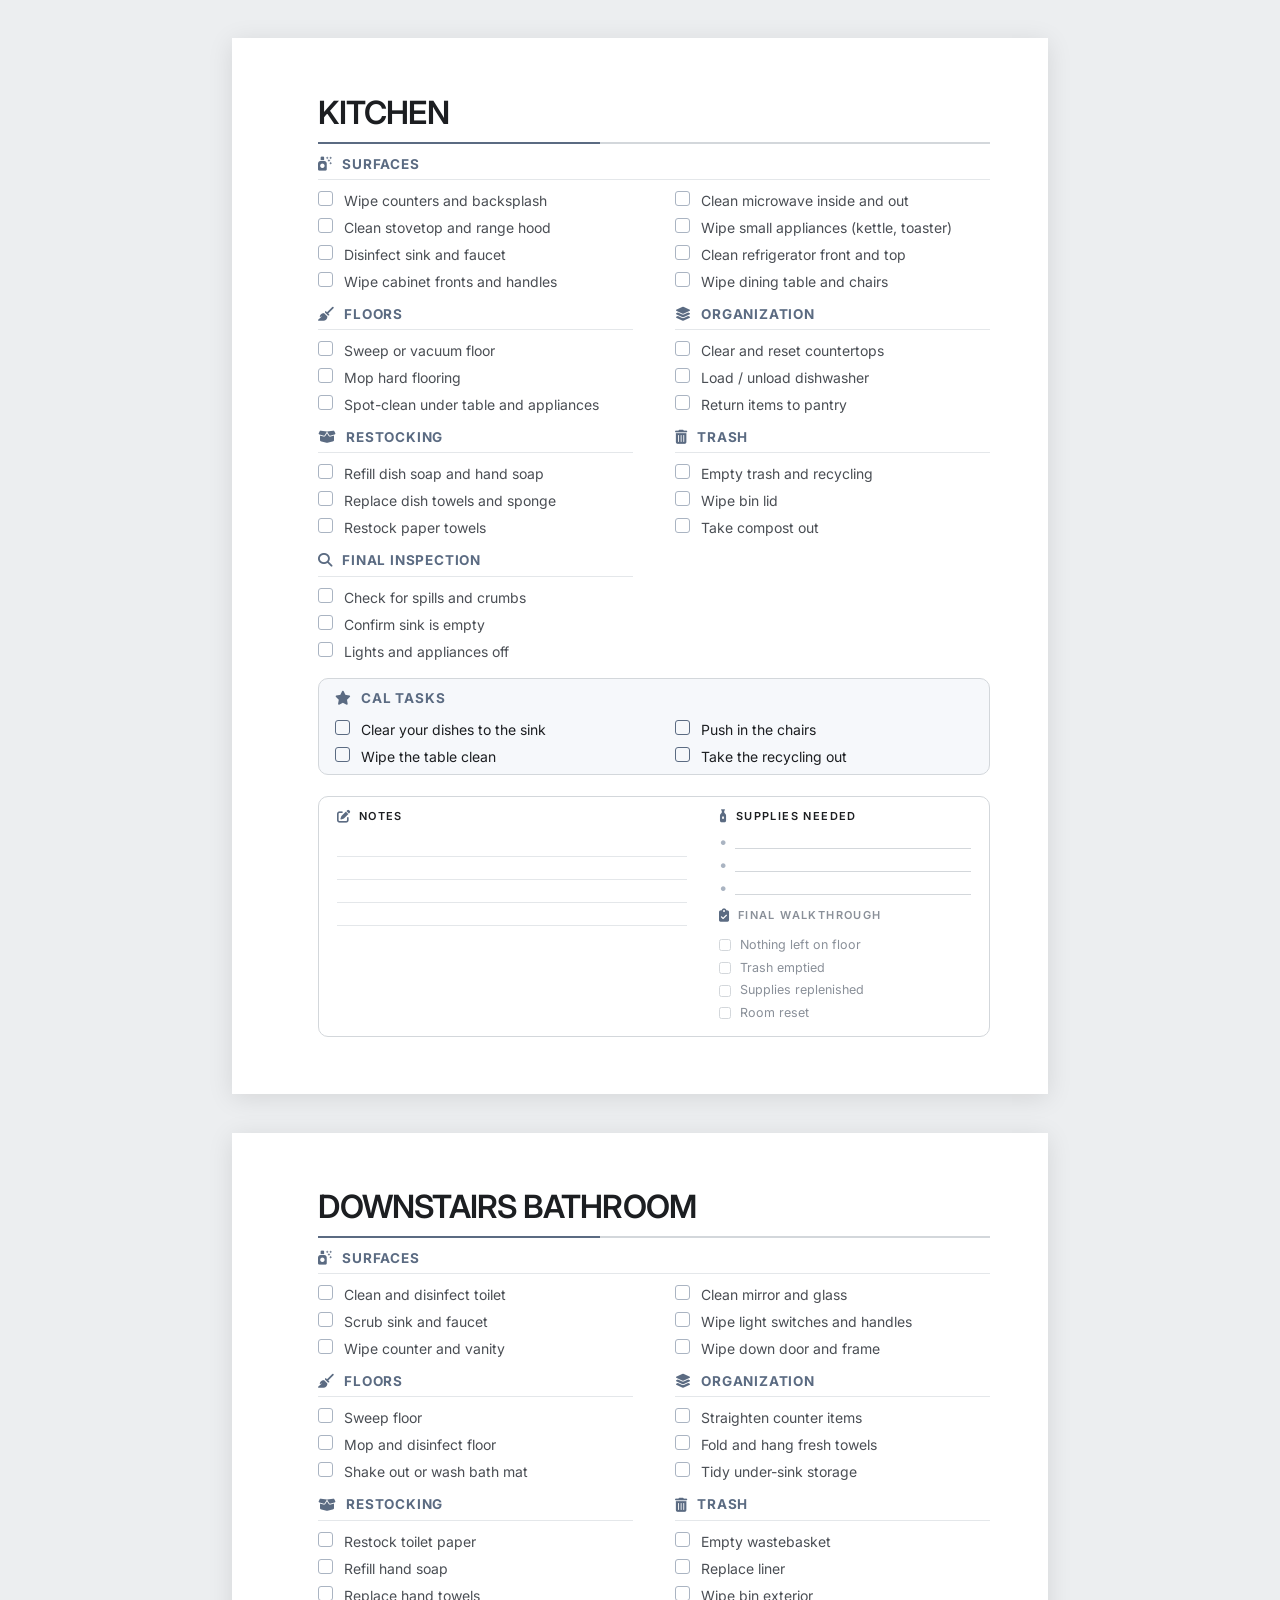
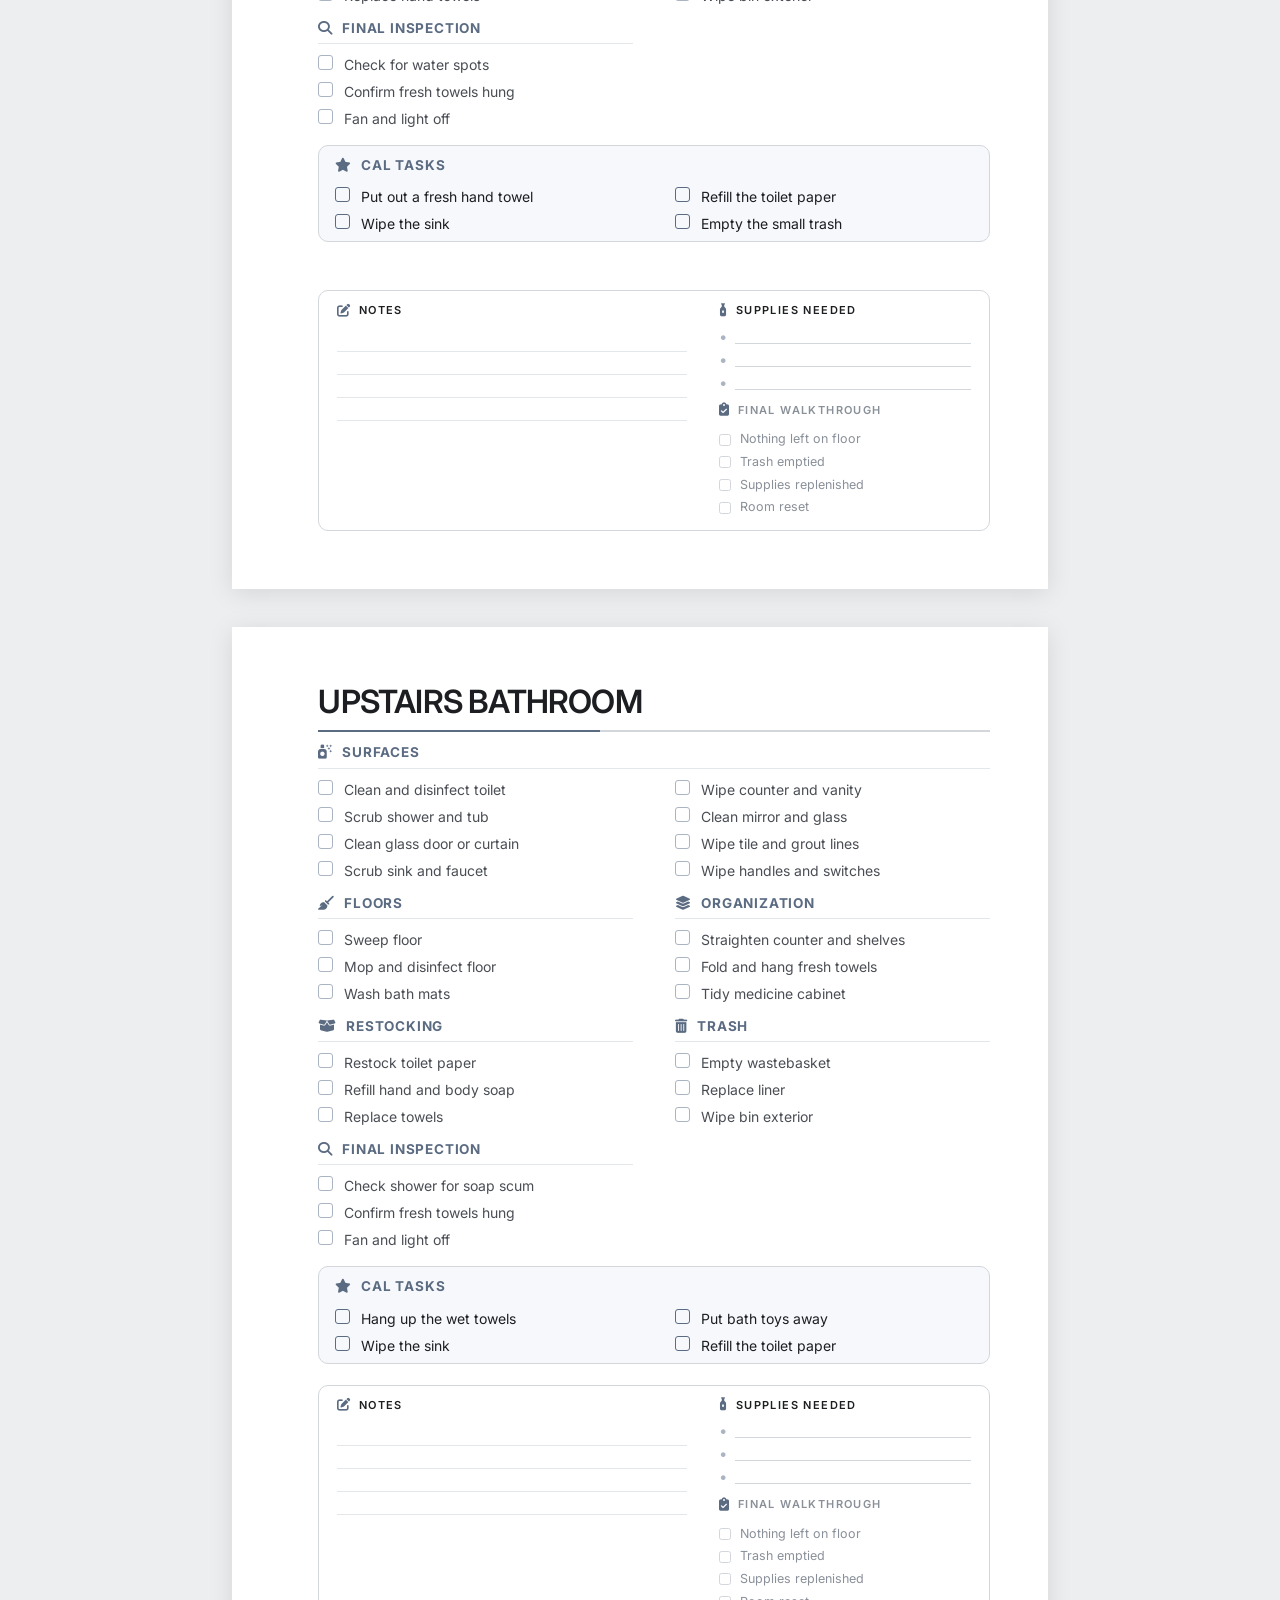
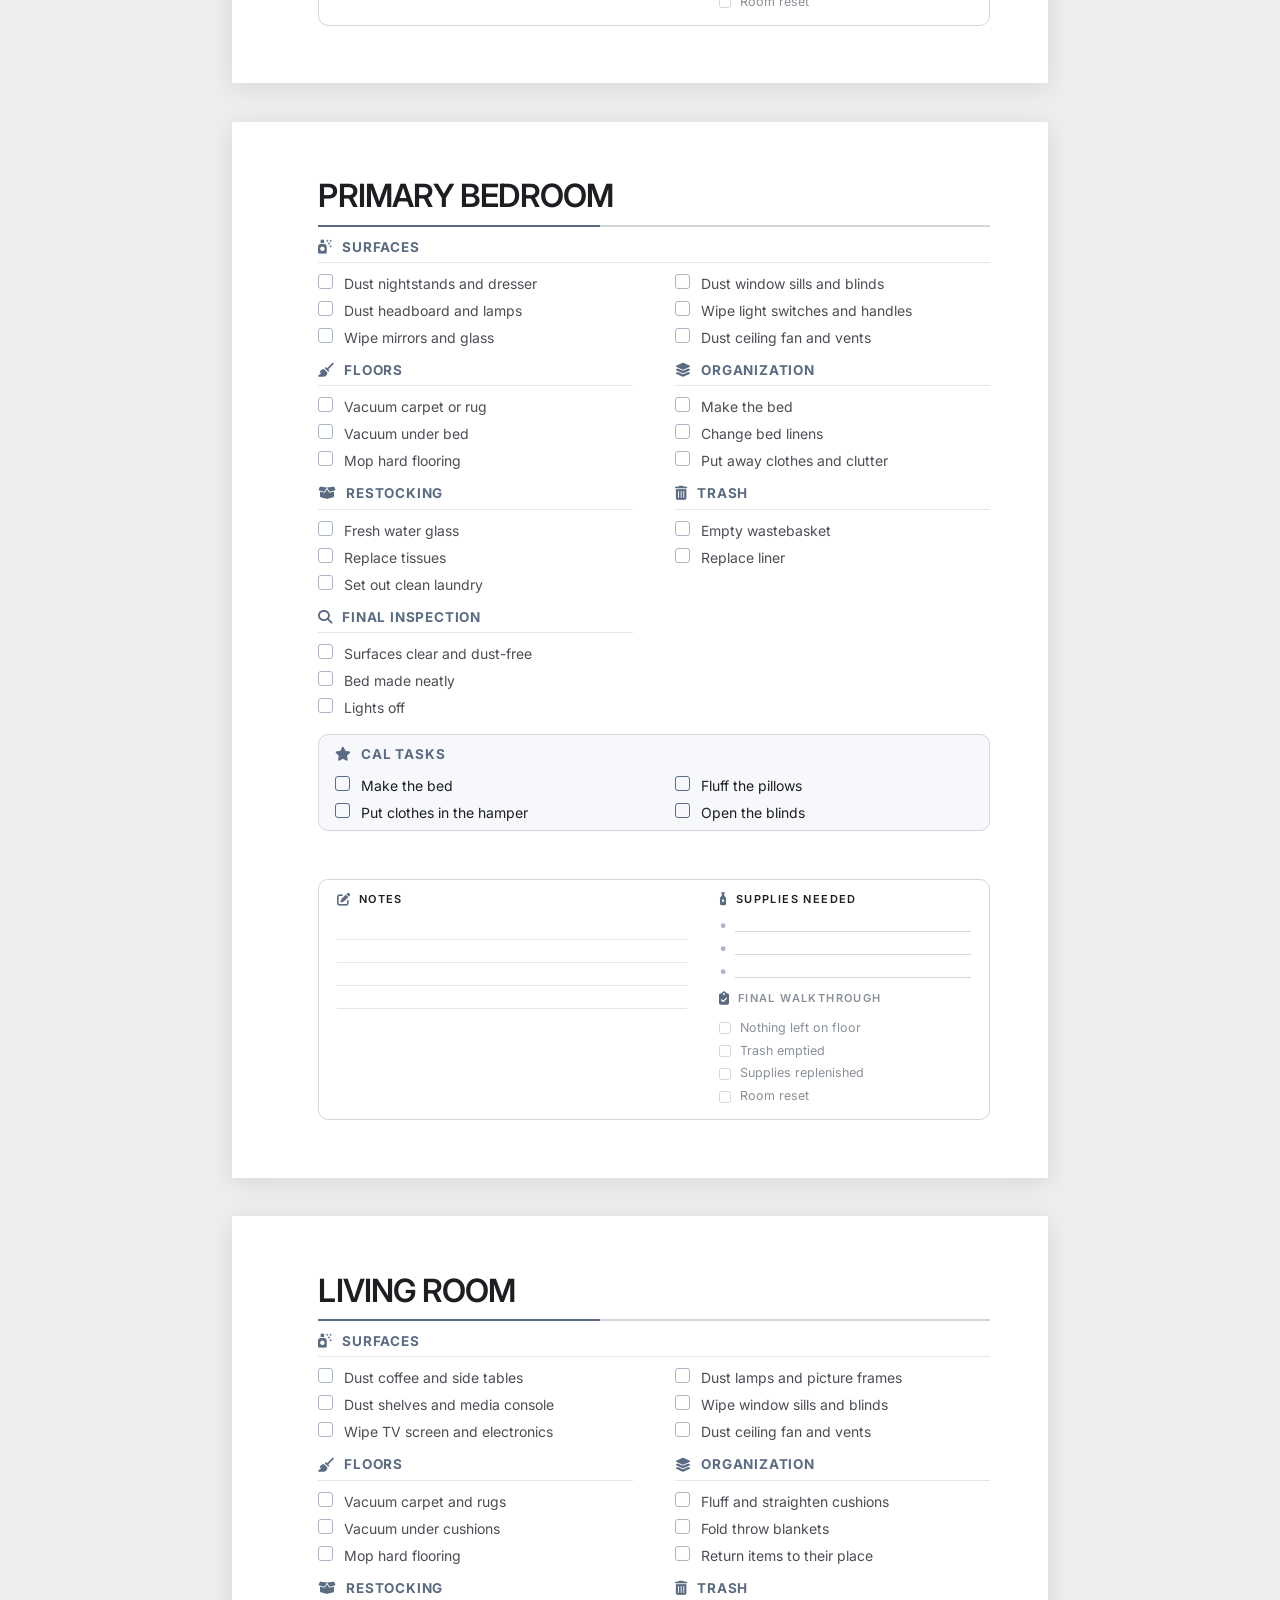
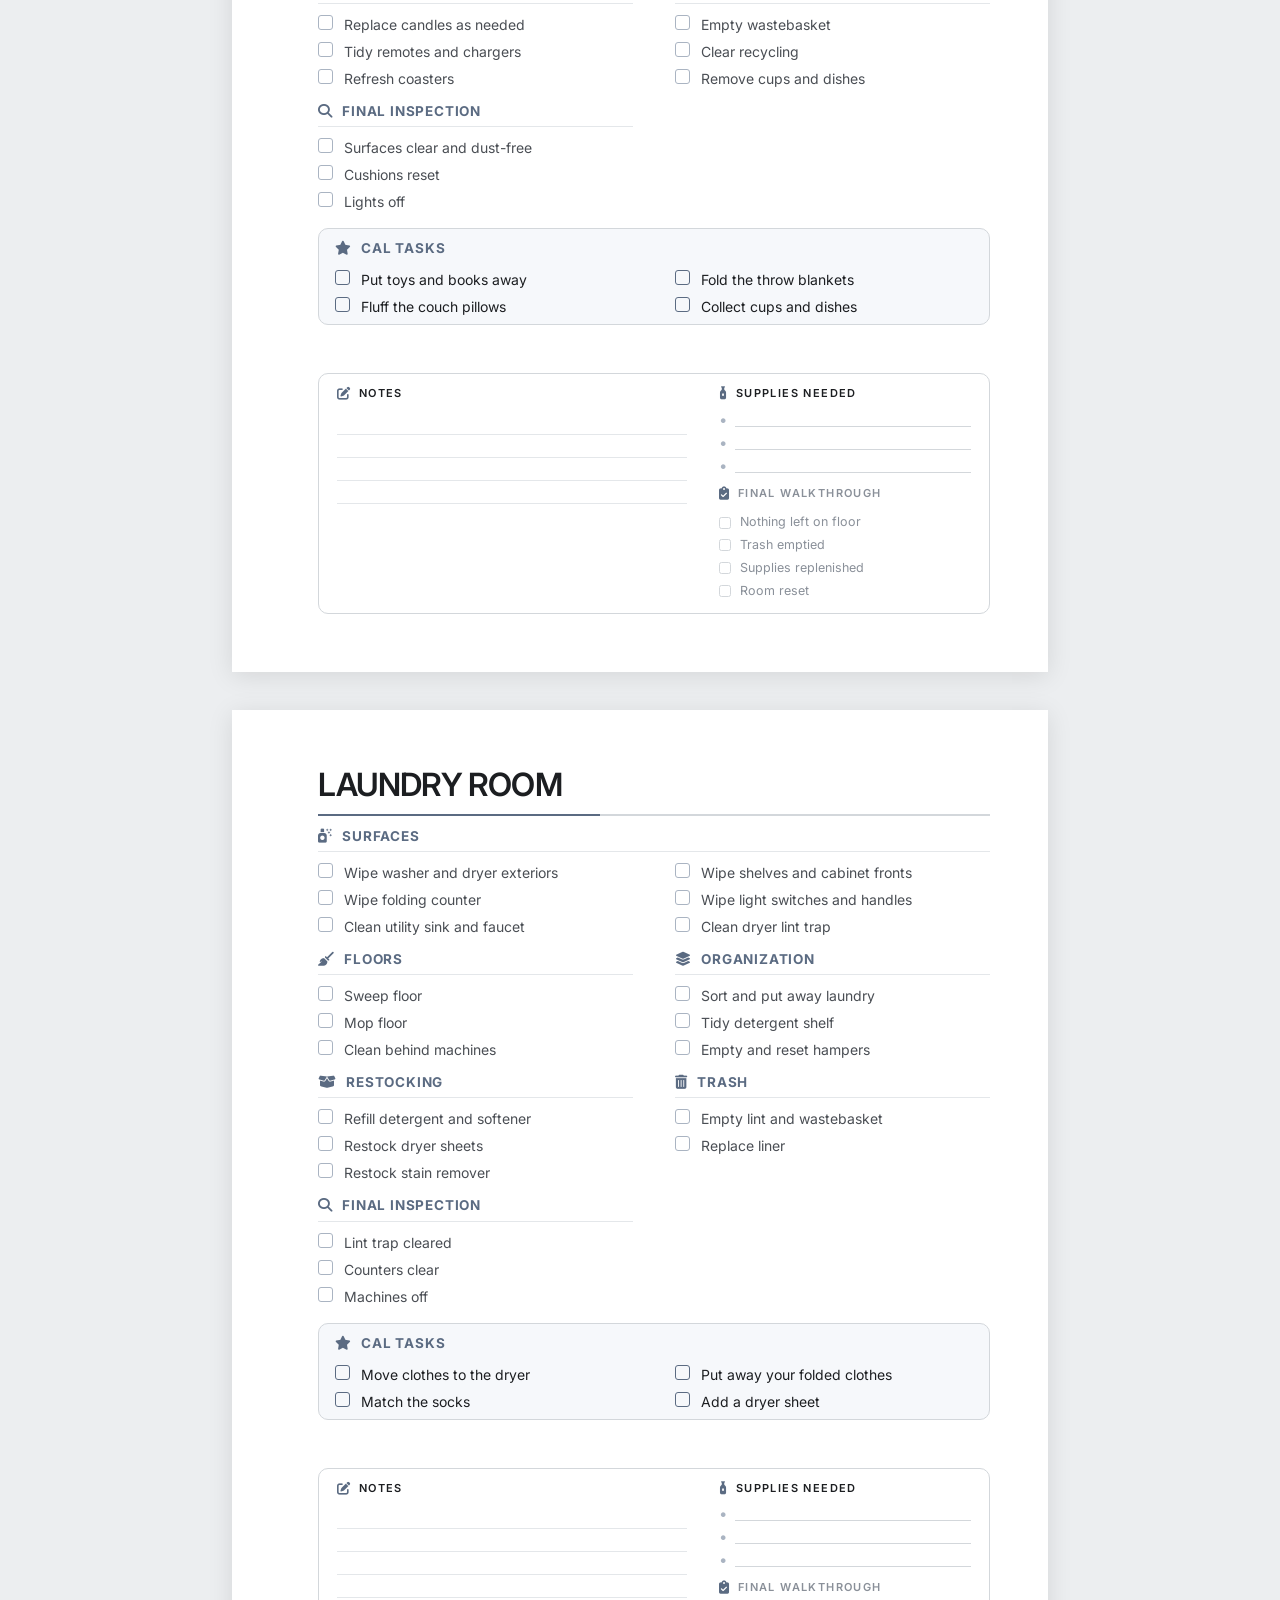
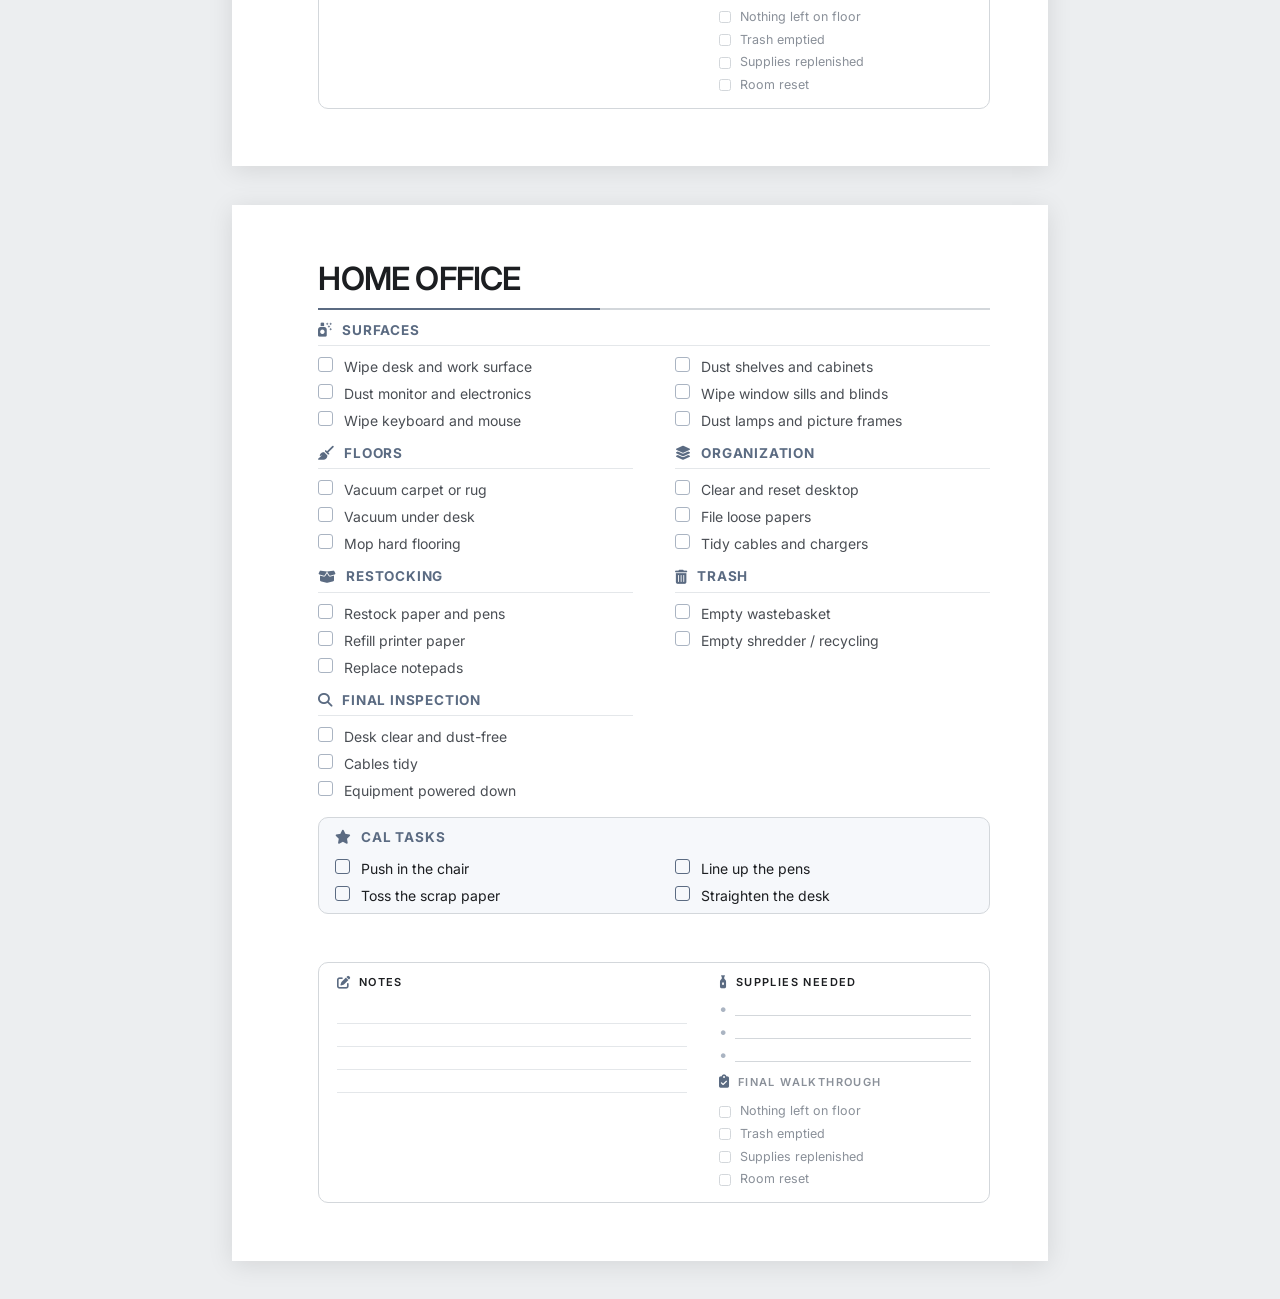
<file: index.html>
<!DOCTYPE html>
<html lang="en">
<head>
<meta charset="UTF-8">
<meta name="viewport" content="width=device-width, initial-scale=1.0">
<title>Home Maintenance Checklist Binder — Cal Tasks Edition</title>
<link rel="preconnect" href="https://fonts.googleapis.com">
<link rel="preconnect" href="https://fonts.gstatic.com" crossorigin>
<link href="https://fonts.googleapis.com/css2?family=Inter:wght@400;500;600;700&display=swap" rel="stylesheet">
<link rel="stylesheet" href="https://cdnjs.cloudflare.com/ajax/libs/font-awesome/6.5.1/css/all.min.css">
<style>
  :root {
    --ink: #1c1e21;
    --body: #4a4e54;
    --muted: #8a9099;
    --hairline: #e4e7ea;
    --hairline-strong: #d3d7db;
    --accent: #5b6b82;
    --accent-soft: #aab4c2;
  }

  * { box-sizing: border-box; margin: 0; padding: 0; }

  html { -webkit-print-color-adjust: exact; print-color-adjust: exact; }

  body {
    font-family: 'Inter', -apple-system, BlinkMacSystemFont, 'Segoe UI', sans-serif;
    color: var(--ink);
    background: #eceef0;
    line-height: 1.5;
    -webkit-font-smoothing: antialiased;
  }

  /* ---- Sheet ---- */
  .page {
    width: 8.5in;
    min-height: 11in;
    background: #fff;
    margin: 0.4in auto;
    padding: 0.6in 0.6in 0.6in 0.9in; /* extra left margin for 3-hole punch */
    box-shadow: 0 4px 24px rgba(0, 0, 0, 0.10);
    display: flex;
    flex-direction: column;
  }

  /* ---- Header ---- */
  .head { margin-bottom: 10px; }
  .room-title {
    font-size: 32px;
    font-weight: 600;
    letter-spacing: -0.8px;
    line-height: 1.05;
    text-transform: uppercase;
  }
  .head-rule {
    height: 2px;
    margin-top: 12px;
    background: linear-gradient(to right, var(--accent) 0%, var(--accent) 42%, var(--hairline-strong) 42%, var(--hairline-strong) 100%);
  }

  /* ---- Checklist ---- */
  .checklist {
    flex: 1;
    display: grid;
    grid-template-columns: 1fr 1fr;
    column-gap: 42px;
    row-gap: 9px;
    align-content: start;
    margin-bottom: 10px;
  }
  .group { break-inside: avoid; }
  .group.span-2 { grid-column: 1 / -1; }

  .group-head {
    display: flex;
    align-items: center;
    gap: 9px;
    font-size: 13.5px;
    font-weight: 700;
    letter-spacing: 0.8px;
    text-transform: uppercase;
    color: var(--accent);
    padding-bottom: 5px;
    margin-bottom: 7px;
    border-bottom: 1px solid var(--hairline);
  }
  .group-head i { font-size: 14px; flex: none; color: var(--accent); }

  .span-2 .items { columns: 2; column-gap: 42px; }
  .span-2 .item { break-inside: avoid; }

  .item {
    display: flex;
    align-items: flex-start;
    gap: 11px;
    font-size: 14px;
    color: var(--body);
    padding: 3px 0;
  }
  .box {
    width: 15px;
    height: 15px;
    border: 1.2px solid var(--accent-soft);
    border-radius: 3px;
    flex: none;
    margin-top: 1px;
  }

  /* ---- Cal Tasks subsection ---- */
  .cal {
    grid-column: 1 / -1;
    margin-top: 4px;
    border: 1px solid var(--hairline-strong);
    border-radius: 10px;
    background: #f6f8fb;
    padding: 9px 16px 4px;
    break-inside: avoid;
  }
  .cal-head {
    display: flex;
    align-items: center;
    gap: 9px;
    font-size: 13.5px;
    font-weight: 700;
    letter-spacing: 0.8px;
    text-transform: uppercase;
    color: var(--accent);
    margin-bottom: 8px;
  }
  .cal-head i { font-size: 14px; color: var(--accent); }
  .cal .items { columns: 2; column-gap: 42px; }
  .cal .item { break-inside: avoid; color: var(--ink); }
  .cal .box { border-color: var(--accent); }

  /* ---- Notes block ---- */
  .notes {
    border: 1px solid var(--hairline-strong);
    border-radius: 10px;
    padding: 11px 18px 11px;
    display: grid;
    grid-template-columns: 1fr 0.72fr;
    column-gap: 32px;
    row-gap: 4px;
  }
  .block-head {
    display: flex;
    align-items: center;
    gap: 7px;
    font-size: 11px;
    font-weight: 600;
    letter-spacing: 1.4px;
    text-transform: uppercase;
    color: var(--ink);
    margin-bottom: 10px;
  }
  .block-head i { font-size: 13px; color: var(--accent); }

  .ruled .line {
    height: 23px;
    border-bottom: 1px solid var(--hairline);
  }
  .ruled .line:first-child { border-top: 1px solid var(--hairline); }

  .supplies { margin-bottom: 12px; }
  .supply {
    display: flex;
    align-items: flex-end;
    gap: 8px;
    margin-bottom: 8px;
    font-size: 14px;
    color: var(--muted);
  }
  .supply .dot { font-size: 15px; line-height: 1; color: var(--accent-soft); }
  .supply .fill { flex: 1; border-bottom: 1px solid var(--hairline-strong); height: 15px; }

  .walk .block-head { color: var(--muted); }
  .walk-item {
    display: flex;
    align-items: center;
    gap: 9px;
    font-size: 12.5px;
    color: var(--muted);
    padding: 2px 0;
  }
  .walk-item .box { width: 12px; height: 12px; border-color: var(--hairline-strong); border-radius: 2.5px; margin-top: 0; }

  /* ---- Print ---- */
  @page { size: Letter; margin: 0.6in 0.6in 0.6in 0.9in; }
  @media print {
    body { background: #fff; }
    .page {
      width: auto;
      min-height: auto;
      margin: 0;
      padding: 0;
      box-shadow: none;
      page-break-after: always;
    }
    .page:last-child { page-break-after: auto; }
  }
</style>
</head>
<body>
<div id="binder"></div>

<script>
/* Font Awesome icons — subtle, monochrome (colored via CSS) */
const ICON = {
  floors: '<i class="fa-solid fa-broom"></i>',
  surfaces: '<i class="fa-solid fa-spray-can-sparkles"></i>',
  organization: '<i class="fa-solid fa-layer-group"></i>',
  restocking: '<i class="fa-solid fa-box-open"></i>',
  trash: '<i class="fa-solid fa-trash-can"></i>',
  inspection: '<i class="fa-solid fa-magnifying-glass"></i>',
  notes: '<i class="fa-solid fa-pen-to-square"></i>',
  supplies: '<i class="fa-solid fa-bottle-droplet"></i>',
  walk: '<i class="fa-solid fa-clipboard-check"></i>',
  cal: '<i class="fa-solid fa-star"></i>'
};

const rooms = [
  {
    title: 'Kitchen',
    groups: [
      { name: 'Surfaces', icon: 'surfaces', wide: true, items: [
        'Wipe counters and backsplash', 'Clean stovetop and range hood',
        'Disinfect sink and faucet', 'Wipe cabinet fronts and handles',
        'Clean microwave inside and out', 'Wipe small appliances (kettle, toaster)',
        'Clean refrigerator front and top', 'Wipe dining table and chairs' ] },
      { name: 'Floors', icon: 'floors', items: [
        'Sweep or vacuum floor', 'Mop hard flooring', 'Spot-clean under table and appliances' ] },
      { name: 'Organization', icon: 'organization', items: [
        'Clear and reset countertops', 'Load / unload dishwasher', 'Return items to pantry' ] },
      { name: 'Restocking', icon: 'restocking', items: [
        'Refill dish soap and hand soap', 'Replace dish towels and sponge', 'Restock paper towels' ] },
      { name: 'Trash', icon: 'trash', items: [
        'Empty trash and recycling', 'Wipe bin lid', 'Take compost out' ] },
      { name: 'Final Inspection', icon: 'inspection', items: [
        'Check for spills and crumbs', 'Confirm sink is empty', 'Lights and appliances off' ] }
    ],
    cal: [ 'Clear your dishes to the sink', 'Wipe the table clean', 'Push in the chairs', 'Take the recycling out' ]
  },
  {
    title: 'Downstairs Bathroom',
    groups: [
      { name: 'Surfaces', icon: 'surfaces', wide: true, items: [
        'Clean and disinfect toilet', 'Scrub sink and faucet',
        'Wipe counter and vanity', 'Clean mirror and glass',
        'Wipe light switches and handles', 'Wipe down door and frame' ] },
      { name: 'Floors', icon: 'floors', items: [
        'Sweep floor', 'Mop and disinfect floor', 'Shake out or wash bath mat' ] },
      { name: 'Organization', icon: 'organization', items: [
        'Straighten counter items', 'Fold and hang fresh towels', 'Tidy under-sink storage' ] },
      { name: 'Restocking', icon: 'restocking', items: [
        'Restock toilet paper', 'Refill hand soap', 'Replace hand towels' ] },
      { name: 'Trash', icon: 'trash', items: [
        'Empty wastebasket', 'Replace liner', 'Wipe bin exterior' ] },
      { name: 'Final Inspection', icon: 'inspection', items: [
        'Check for water spots', 'Confirm fresh towels hung', 'Fan and light off' ] }
    ],
    cal: [ 'Put out a fresh hand towel', 'Wipe the sink', 'Refill the toilet paper', 'Empty the small trash' ]
  },
  {
    title: 'Upstairs Bathroom',
    groups: [
      { name: 'Surfaces', icon: 'surfaces', wide: true, items: [
        'Clean and disinfect toilet', 'Scrub shower and tub',
        'Clean glass door or curtain', 'Scrub sink and faucet',
        'Wipe counter and vanity', 'Clean mirror and glass',
        'Wipe tile and grout lines', 'Wipe handles and switches' ] },
      { name: 'Floors', icon: 'floors', items: [
        'Sweep floor', 'Mop and disinfect floor', 'Wash bath mats' ] },
      { name: 'Organization', icon: 'organization', items: [
        'Straighten counter and shelves', 'Fold and hang fresh towels', 'Tidy medicine cabinet' ] },
      { name: 'Restocking', icon: 'restocking', items: [
        'Restock toilet paper', 'Refill hand and body soap', 'Replace towels' ] },
      { name: 'Trash', icon: 'trash', items: [
        'Empty wastebasket', 'Replace liner', 'Wipe bin exterior' ] },
      { name: 'Final Inspection', icon: 'inspection', items: [
        'Check shower for soap scum', 'Confirm fresh towels hung', 'Fan and light off' ] }
    ],
    cal: [ 'Hang up the wet towels', 'Wipe the sink', 'Put bath toys away', 'Refill the toilet paper' ]
  },
  {
    title: 'Primary Bedroom',
    groups: [
      { name: 'Surfaces', icon: 'surfaces', wide: true, items: [
        'Dust nightstands and dresser', 'Dust headboard and lamps',
        'Wipe mirrors and glass', 'Dust window sills and blinds',
        'Wipe light switches and handles', 'Dust ceiling fan and vents' ] },
      { name: 'Floors', icon: 'floors', items: [
        'Vacuum carpet or rug', 'Vacuum under bed', 'Mop hard flooring' ] },
      { name: 'Organization', icon: 'organization', items: [
        'Make the bed', 'Change bed linens', 'Put away clothes and clutter' ] },
      { name: 'Restocking', icon: 'restocking', items: [
        'Fresh water glass', 'Replace tissues', 'Set out clean laundry' ] },
      { name: 'Trash', icon: 'trash', items: [
        'Empty wastebasket', 'Replace liner' ] },
      { name: 'Final Inspection', icon: 'inspection', items: [
        'Surfaces clear and dust-free', 'Bed made neatly', 'Lights off' ] }
    ],
    cal: [ 'Make the bed', 'Put clothes in the hamper', 'Fluff the pillows', 'Open the blinds' ]
  },
  {
    title: 'Living Room',
    groups: [
      { name: 'Surfaces', icon: 'surfaces', wide: true, items: [
        'Dust coffee and side tables', 'Dust shelves and media console',
        'Wipe TV screen and electronics', 'Dust lamps and picture frames',
        'Wipe window sills and blinds', 'Dust ceiling fan and vents' ] },
      { name: 'Floors', icon: 'floors', items: [
        'Vacuum carpet and rugs', 'Vacuum under cushions', 'Mop hard flooring' ] },
      { name: 'Organization', icon: 'organization', items: [
        'Fluff and straighten cushions', 'Fold throw blankets', 'Return items to their place' ] },
      { name: 'Restocking', icon: 'restocking', items: [
        'Replace candles as needed', 'Tidy remotes and chargers', 'Refresh coasters' ] },
      { name: 'Trash', icon: 'trash', items: [
        'Empty wastebasket', 'Clear recycling', 'Remove cups and dishes' ] },
      { name: 'Final Inspection', icon: 'inspection', items: [
        'Surfaces clear and dust-free', 'Cushions reset', 'Lights off' ] }
    ],
    cal: [ 'Put toys and books away', 'Fluff the couch pillows', 'Fold the throw blankets', 'Collect cups and dishes' ]
  },
  {
    title: 'Laundry Room',
    groups: [
      { name: 'Surfaces', icon: 'surfaces', wide: true, items: [
        'Wipe washer and dryer exteriors', 'Wipe folding counter',
        'Clean utility sink and faucet', 'Wipe shelves and cabinet fronts',
        'Wipe light switches and handles', 'Clean dryer lint trap' ] },
      { name: 'Floors', icon: 'floors', items: [
        'Sweep floor', 'Mop floor', 'Clean behind machines' ] },
      { name: 'Organization', icon: 'organization', items: [
        'Sort and put away laundry', 'Tidy detergent shelf', 'Empty and reset hampers' ] },
      { name: 'Restocking', icon: 'restocking', items: [
        'Refill detergent and softener', 'Restock dryer sheets', 'Restock stain remover' ] },
      { name: 'Trash', icon: 'trash', items: [
        'Empty lint and wastebasket', 'Replace liner' ] },
      { name: 'Final Inspection', icon: 'inspection', items: [
        'Lint trap cleared', 'Counters clear', 'Machines off' ] }
    ],
    cal: [ 'Move clothes to the dryer', 'Match the socks', 'Put away your folded clothes', 'Add a dryer sheet' ]
  },
  {
    title: 'Home Office',
    groups: [
      { name: 'Surfaces', icon: 'surfaces', wide: true, items: [
        'Wipe desk and work surface', 'Dust monitor and electronics',
        'Wipe keyboard and mouse', 'Dust shelves and cabinets',
        'Wipe window sills and blinds', 'Dust lamps and picture frames' ] },
      { name: 'Floors', icon: 'floors', items: [
        'Vacuum carpet or rug', 'Vacuum under desk', 'Mop hard flooring' ] },
      { name: 'Organization', icon: 'organization', items: [
        'Clear and reset desktop', 'File loose papers', 'Tidy cables and chargers' ] },
      { name: 'Restocking', icon: 'restocking', items: [
        'Restock paper and pens', 'Refill printer paper', 'Replace notepads' ] },
      { name: 'Trash', icon: 'trash', items: [
        'Empty wastebasket', 'Empty shredder / recycling' ] },
      { name: 'Final Inspection', icon: 'inspection', items: [
        'Desk clear and dust-free', 'Cables tidy', 'Equipment powered down' ] }
    ],
    cal: [ 'Push in the chair', 'Toss the scrap paper', 'Line up the pens', 'Straighten the desk' ]
  }
];

const WALK = ['Nothing left on floor', 'Trash emptied', 'Supplies replenished', 'Room reset'];

function itemRow(text) {
  return '<div class="item"><span class="box"></span><span>' + text + '</span></div>';
}

function groupBlock(g) {
  const rows = g.items.map(itemRow).join('');
  return '<div class="group' + (g.wide ? ' span-2' : '') + '">' +
    '<div class="group-head">' + ICON[g.icon] + g.name + '</div>' +
    '<div class="items">' + rows + '</div></div>';
}

function calBlock(room) {
  const rows = room.cal.map(itemRow).join('');
  return '<div class="cal">' +
    '<div class="cal-head">' + ICON.cal + 'Cal Tasks</div>' +
    '<div class="items">' + rows + '</div></div>';
}

function notesBlock() {
  const lines = Array(4).fill('<div class="line"></div>').join('');
  const supplies = Array(3).fill('<div class="supply"><span class="dot">&bull;</span><span class="fill"></span></div>').join('');
  const walk = WALK.map(w => '<div class="walk-item"><span class="box"></span>' + w + '</div>').join('');
  return '<div class="notes">' +
    '<div class="ruled"><div class="block-head">' + ICON.notes + 'Notes</div>' + lines + '</div>' +
    '<div>' +
      '<div class="supplies"><div class="block-head">' + ICON.supplies + 'Supplies Needed</div>' + supplies + '</div>' +
      '<div class="walk"><div class="block-head">' + ICON.walk + 'Final Walkthrough</div>' + walk + '</div>' +
    '</div>' +
  '</div>';
}

function pageHTML(room) {
  const groups = room.groups.map(groupBlock).join('');
  return '<section class="page">' +
    '<div class="head">' +
      '<h1 class="room-title">' + room.title + '</h1>' +
      '<div class="head-rule"></div>' +
    '</div>' +
    '<div class="checklist">' + groups + calBlock(room) + '</div>' +
    notesBlock() +
  '</section>';
}

document.getElementById('binder').innerHTML = rooms.map(pageHTML).join('');
</script>
</body>
</html>
</file>
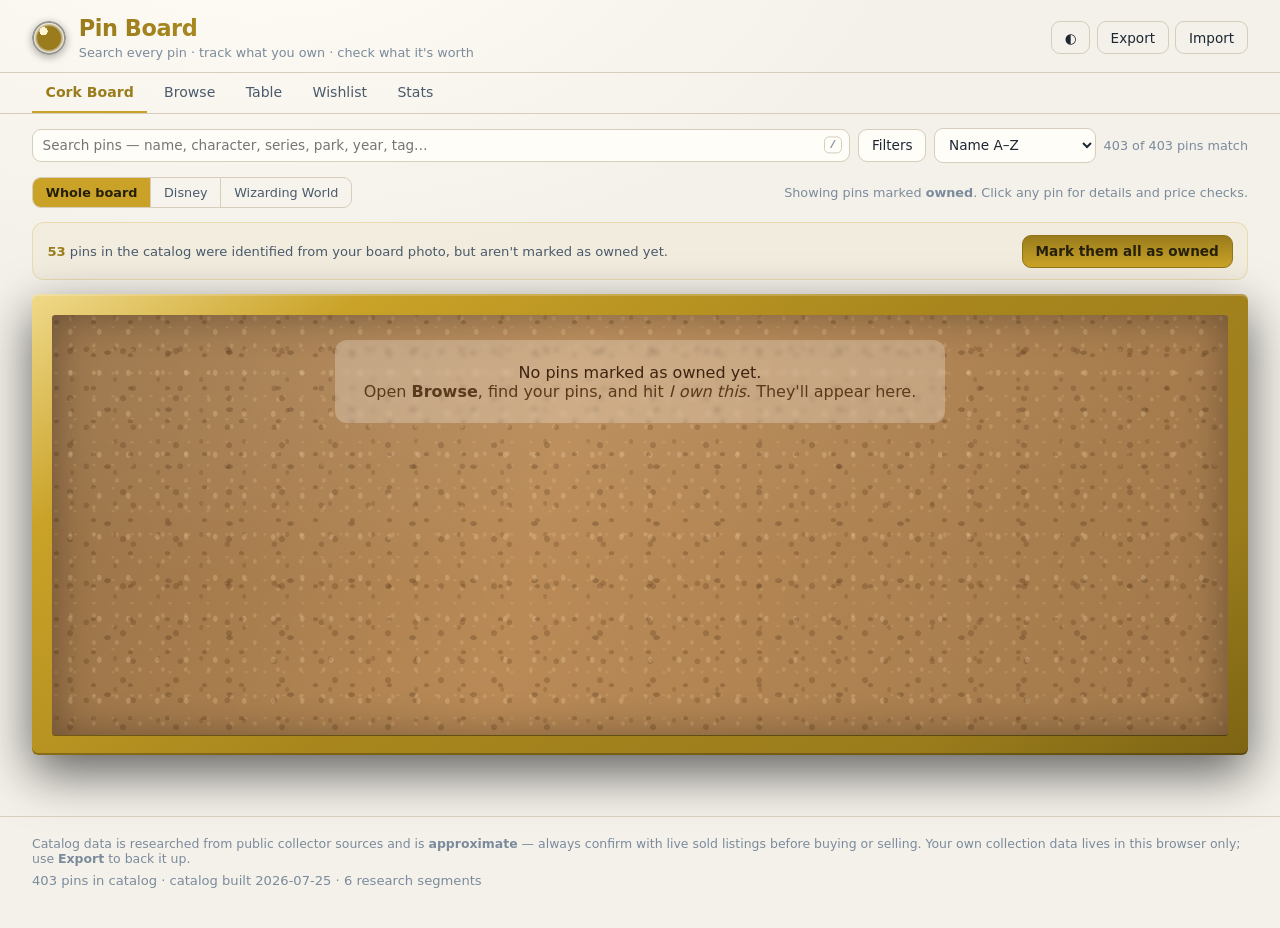
<file: pins/index.html>
<!doctype html>
<html lang="en">
<head>
<meta charset="utf-8">
<meta name="viewport" content="width=device-width, initial-scale=1">
<title>Pin Board — Disney &amp; Wizarding World Pin Tracker</title>
<meta name="description" content="Searchable catalog of Disney and Wizarding World collector pins, with a virtual cork board, per-pin price checks and a personal sold-comp log.">
<!-- Inline SVG favicon: an enamel pin cabochon. Data URI, so no extra request. -->
<link rel="icon" href="data:image/svg+xml,%3Csvg xmlns='http://www.w3.org/2000/svg' viewBox='0 0 32 32'%3E%3Ccircle cx='16' cy='16' r='13' fill='%23c9a227' stroke='%237d6414' stroke-width='2'/%3E%3Ccircle cx='12' cy='11' r='3.6' fill='%23fff6d5' opacity='.85'/%3E%3C/svg%3E">
<script>
/* Resolve the theme before first paint so the page never flashes the wrong
   ground. Precedence: an explicit choice you made here > a theme the host page
   stamped on the root > your OS preference. */
(function () {
  var root = document.documentElement;
  var saved = null;
  try { saved = (JSON.parse(localStorage.getItem('pinboard.prefs.v1')) || {}).theme; } catch (e) {}
  if (saved) root.dataset.theme = saved;
  else if (!root.dataset.theme) {
    root.dataset.theme =
      window.matchMedia && window.matchMedia('(prefers-color-scheme: light)').matches ? 'light' : 'dark';
  }
})();
</script>
<link rel="stylesheet" href="css/app.css">
</head>
<body>

<header class="topbar">
  <div class="brand">
    <span class="brand-mark" aria-hidden="true"></span>
    <div>
      <h1>Pin Board</h1>
      <p class="tagline">Search every pin · track what you own · check what it's worth</p>
    </div>
  </div>
  <div class="topbar-actions">
    <button id="theme-toggle" class="btn ghost" title="Toggle light / dark">◐</button>
    <button id="btn-export" class="btn ghost">Export</button>
    <button id="btn-import" class="btn ghost">Import</button>
    <input type="file" id="file-import" accept="application/json" hidden>
  </div>
</header>

<nav class="tabs" role="tablist">
  <button class="tab is-active" data-view="board" role="tab">Cork Board</button>
  <button class="tab" data-view="browse" role="tab">Browse</button>
  <button class="tab" data-view="table" role="tab">Table</button>
  <button class="tab" data-view="wishlist" role="tab">Wishlist</button>
  <button class="tab" data-view="stats" role="tab">Stats</button>
</nav>

<div class="searchbar">
  <div class="search-wrap">
    <input id="q" type="search" placeholder="Search pins — name, character, series, park, year, tag…" autocomplete="off">
    <kbd>/</kbd>
  </div>
  <button id="btn-filters" class="btn">Filters <span id="filter-count" class="pill" hidden>0</span></button>
  <select id="sort" class="select" title="Sort">
    <option value="name">Name A–Z</option>
    <option value="-year">Newest first</option>
    <option value="year">Oldest first</option>
    <option value="-value">Value: high → low</option>
    <option value="value">Value: low → high</option>
    <option value="-rarity">Rarest first</option>
    <option value="series">Series</option>
  </select>
  <span id="result-count" class="result-count"></span>
</div>

<aside id="filters" class="filters" hidden>
  <div class="filters-grid" id="filters-grid"></div>
  <div class="filters-foot">
    <label class="range-row">Year
      <input type="number" id="year-min" placeholder="from" min="1950" max="2030">
      <input type="number" id="year-max" placeholder="to" min="1950" max="2030">
    </label>
    <label class="range-row">Value $
      <input type="number" id="val-min" placeholder="min" min="0">
      <input type="number" id="val-max" placeholder="max" min="0">
    </label>
    <button id="btn-clear-filters" class="btn ghost">Clear all</button>
  </div>
</aside>

<main>
  <!-- ══ CORK BOARD ══ -->
  <section id="view-board" class="view is-active">
    <div class="board-toolbar">
      <div class="seg" role="group" aria-label="Board contents">
        <button class="seg-btn is-active" data-board="all">Whole board</button>
        <button class="seg-btn" data-board="Disney">Disney</button>
        <button class="seg-btn" data-board="Wizarding World">Wizarding World</button>
      </div>
      <p class="board-hint">Showing pins marked <strong>owned</strong>. Click any pin for details and price checks.</p>
    </div>
    <div id="claim-banner" class="claim" hidden>
      <div>
        <strong id="claim-count"></strong> pins in the catalog were identified from your board photo,
        but aren't marked as owned yet.
      </div>
      <button id="btn-claim" class="btn gold">Mark them all as owned</button>
    </div>
    <div class="frame">
      <div class="cork" id="cork">
        <div class="cork-empty" id="cork-empty" hidden>
          <p>No pins marked as owned yet.</p>
          <p class="muted">Open <strong>Browse</strong>, find your pins, and hit <em>I own this</em>. They'll appear here.</p>
        </div>
      </div>
    </div>
    <p class="board-caption" id="board-caption"></p>
  </section>

  <!-- ══ BROWSE ══ -->
  <section id="view-browse" class="view">
    <div id="grid" class="grid"></div>
    <div id="grid-empty" class="empty" hidden>Nothing matches those filters.</div>
    <button id="btn-more" class="btn wide" hidden>Load more</button>
  </section>

  <!-- ══ TABLE ══ -->
  <section id="view-table" class="view">
    <div class="table-toolbar">
      <details class="colpick">
        <summary class="btn">Columns</summary>
        <div class="colpick-panel" id="colpick-panel"></div>
      </details>
      <button id="btn-csv" class="btn ghost">Download CSV</button>
      <span class="muted small">Click a header to sort · click a row to open details</span>
    </div>
    <div class="table-scroll">
      <table id="table">
        <thead><tr id="thead-row"></tr></thead>
        <tbody id="tbody"></tbody>
      </table>
    </div>
  </section>

  <!-- ══ WISHLIST ══ -->
  <section id="view-wishlist" class="view">
    <div class="wl-head">
      <h2>Want list</h2>
      <p class="muted">Pins you're hunting. Set a target price and the row flags when market value drops to it.</p>
    </div>
    <div id="wl-grid" class="grid"></div>
    <div id="wl-empty" class="empty" hidden>Nothing on the want list yet — hit <em>Want it</em> on any pin.</div>
  </section>

  <!-- ══ STATS ══ -->
  <section id="view-stats" class="view">
    <div class="stat-row" id="stat-row"></div>
    <div class="stat-panels">
      <div class="panel"><h3>By franchise</h3><div id="bar-franchise" class="bars"></div></div>
      <div class="panel"><h3>By edition type</h3><div id="bar-edition" class="bars"></div></div>
      <div class="panel"><h3>By origin</h3><div id="bar-origin" class="bars"></div></div>
      <div class="panel"><h3>By decade</h3><div id="bar-decade" class="bars"></div></div>
    </div>
  </section>
</main>

<!-- ══ DETAIL DRAWER ══ -->
<div id="scrim" class="scrim" hidden></div>
<aside id="drawer" class="drawer" hidden aria-label="Pin details">
  <button id="drawer-close" class="drawer-close">✕</button>
  <div id="drawer-body"></div>
</aside>

<footer class="foot">
  <p>Catalog data is researched from public collector sources and is <strong>approximate</strong> — always confirm with live sold listings before buying or selling. Your own collection data lives in this browser only; use <strong>Export</strong> to back it up.</p>
  <p class="muted small" id="foot-meta"></p>
</footer>

<script src="data/catalog.js"></script>
<script src="data/sources.js"></script>
<script src="js/app.js"></script>
</body>
</html>
</file>
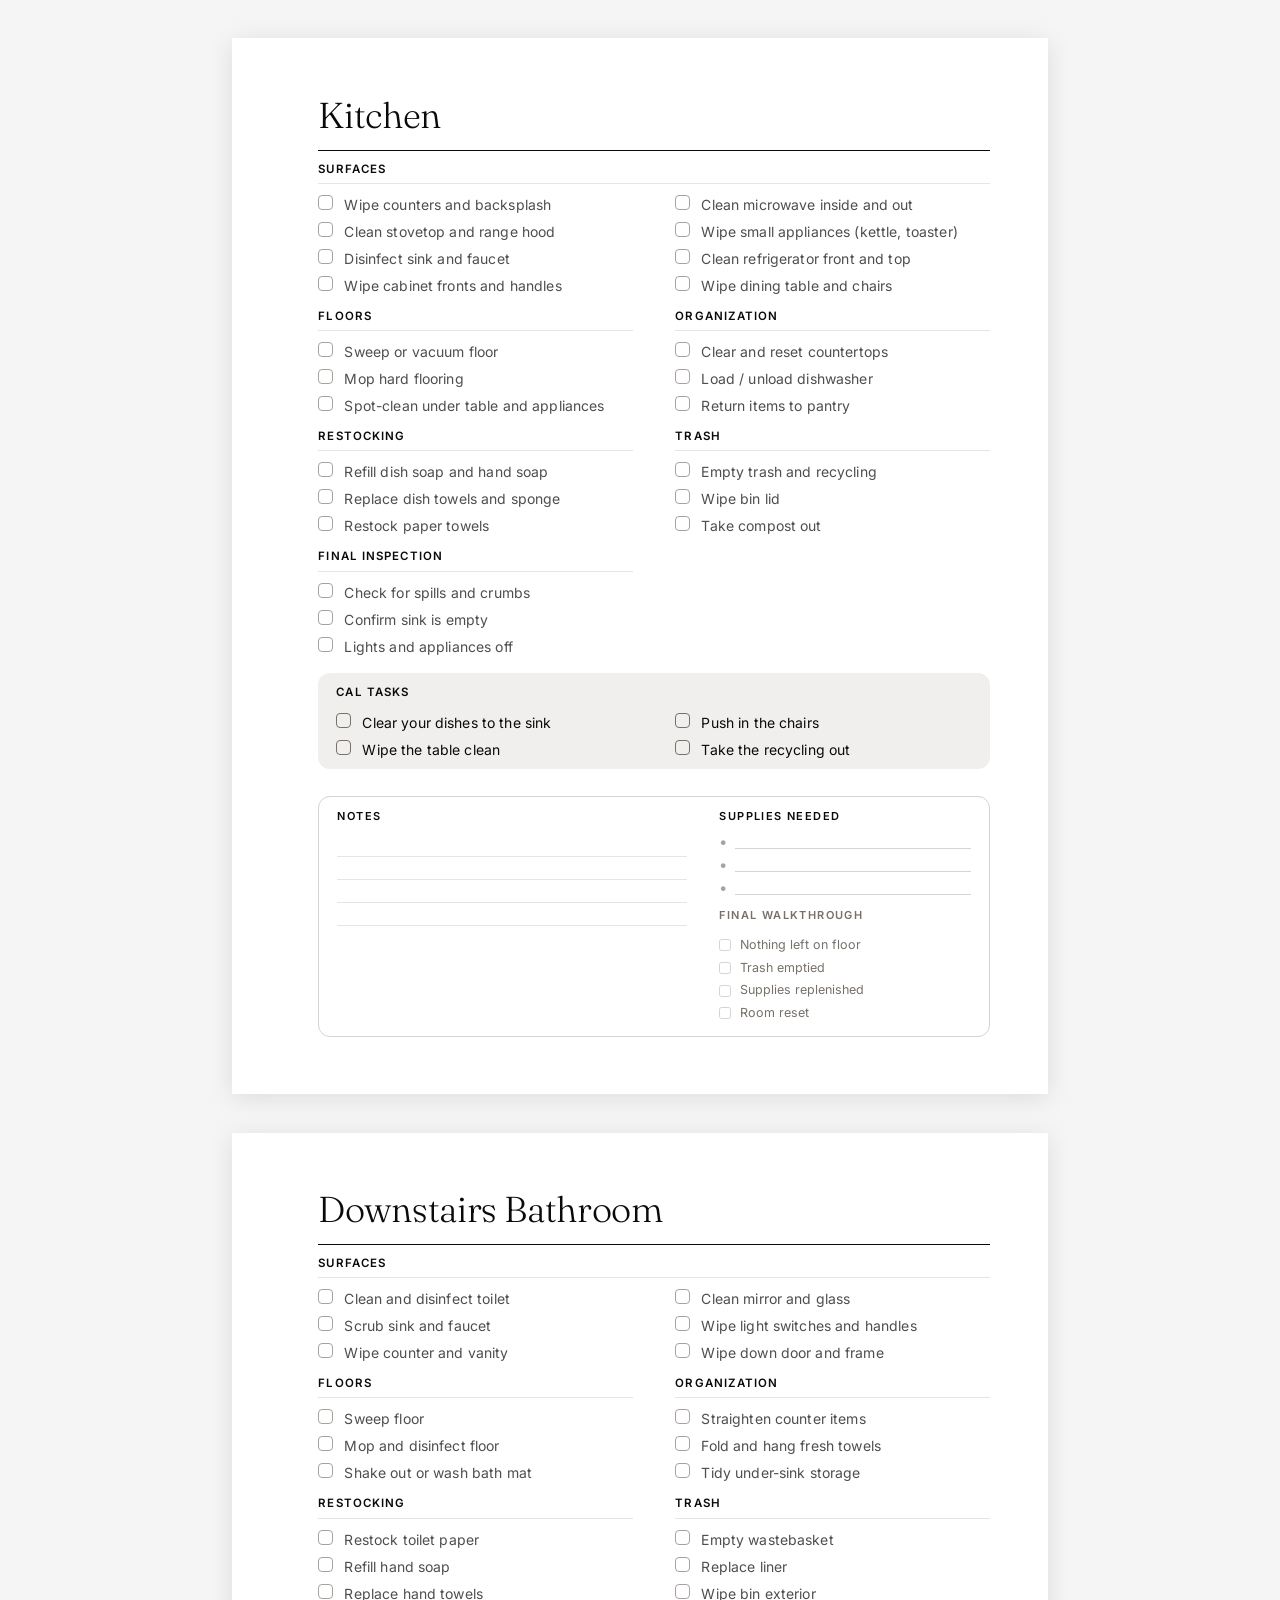
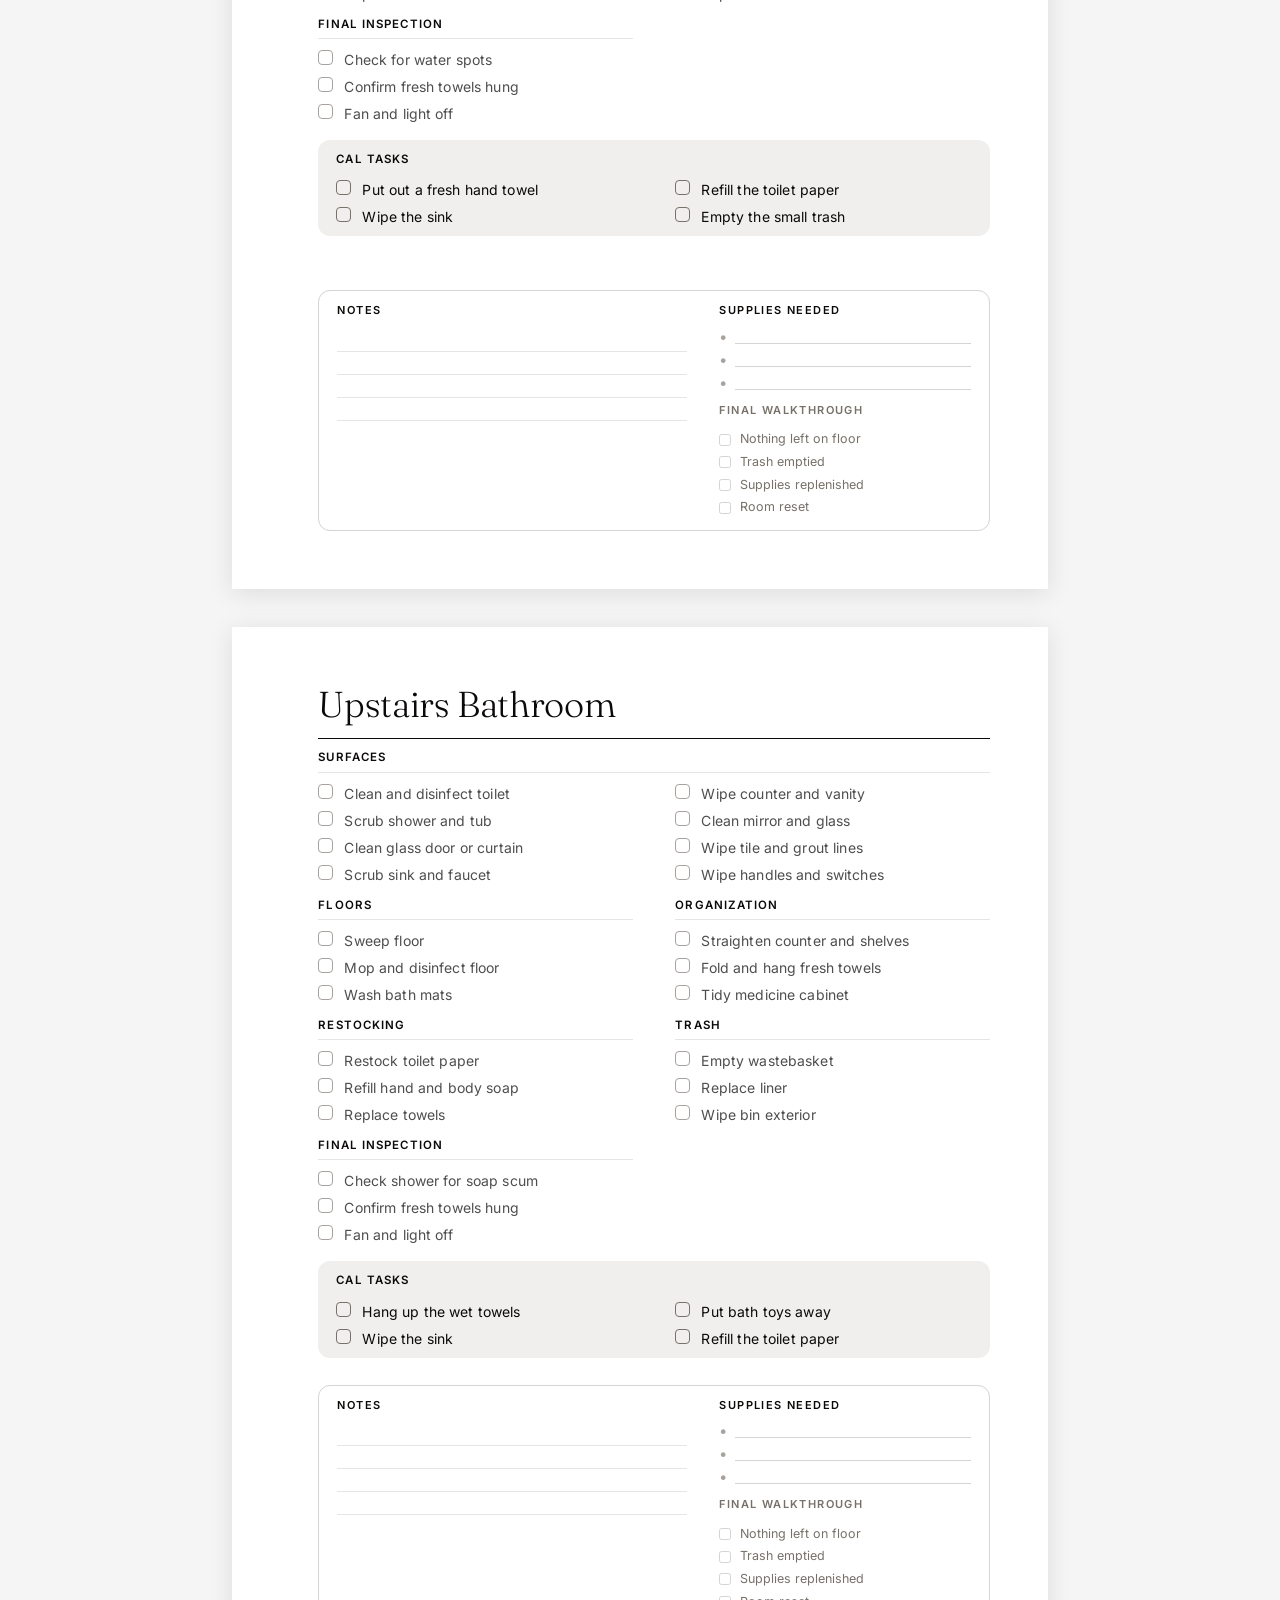
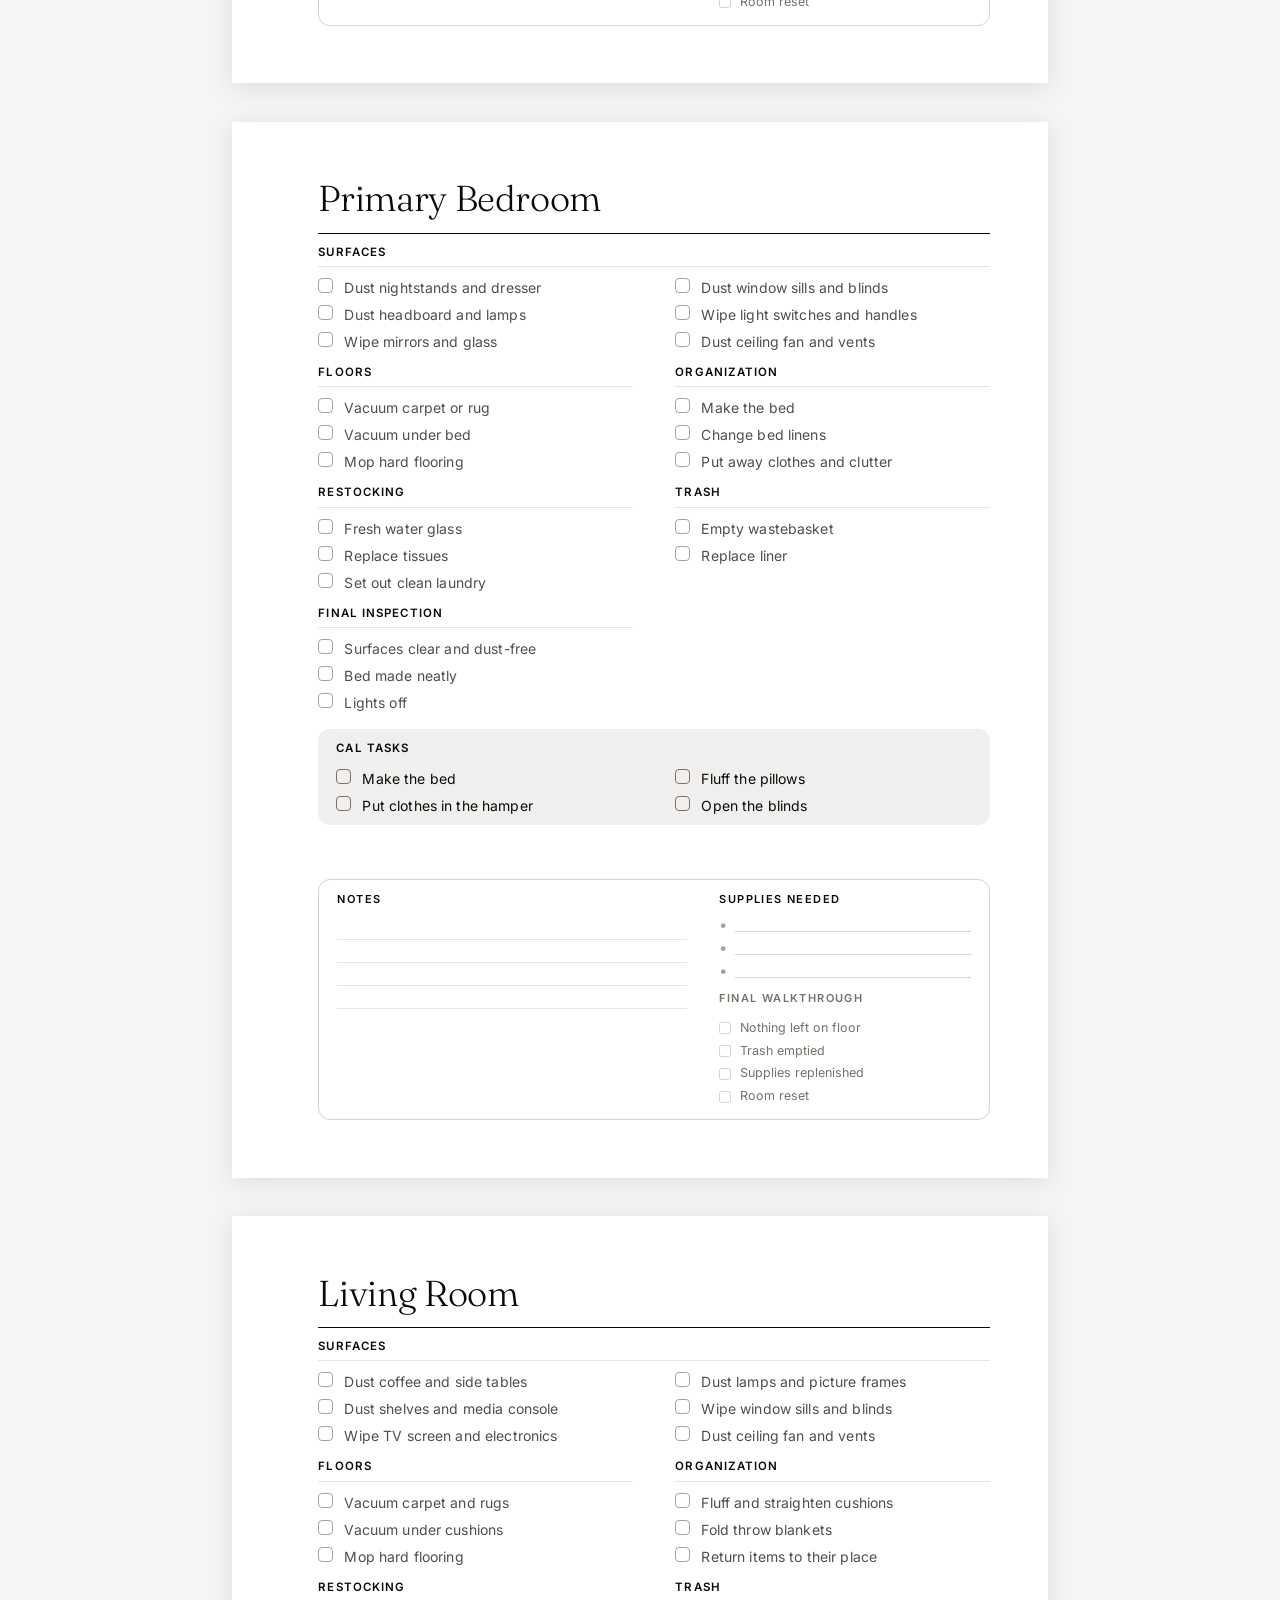
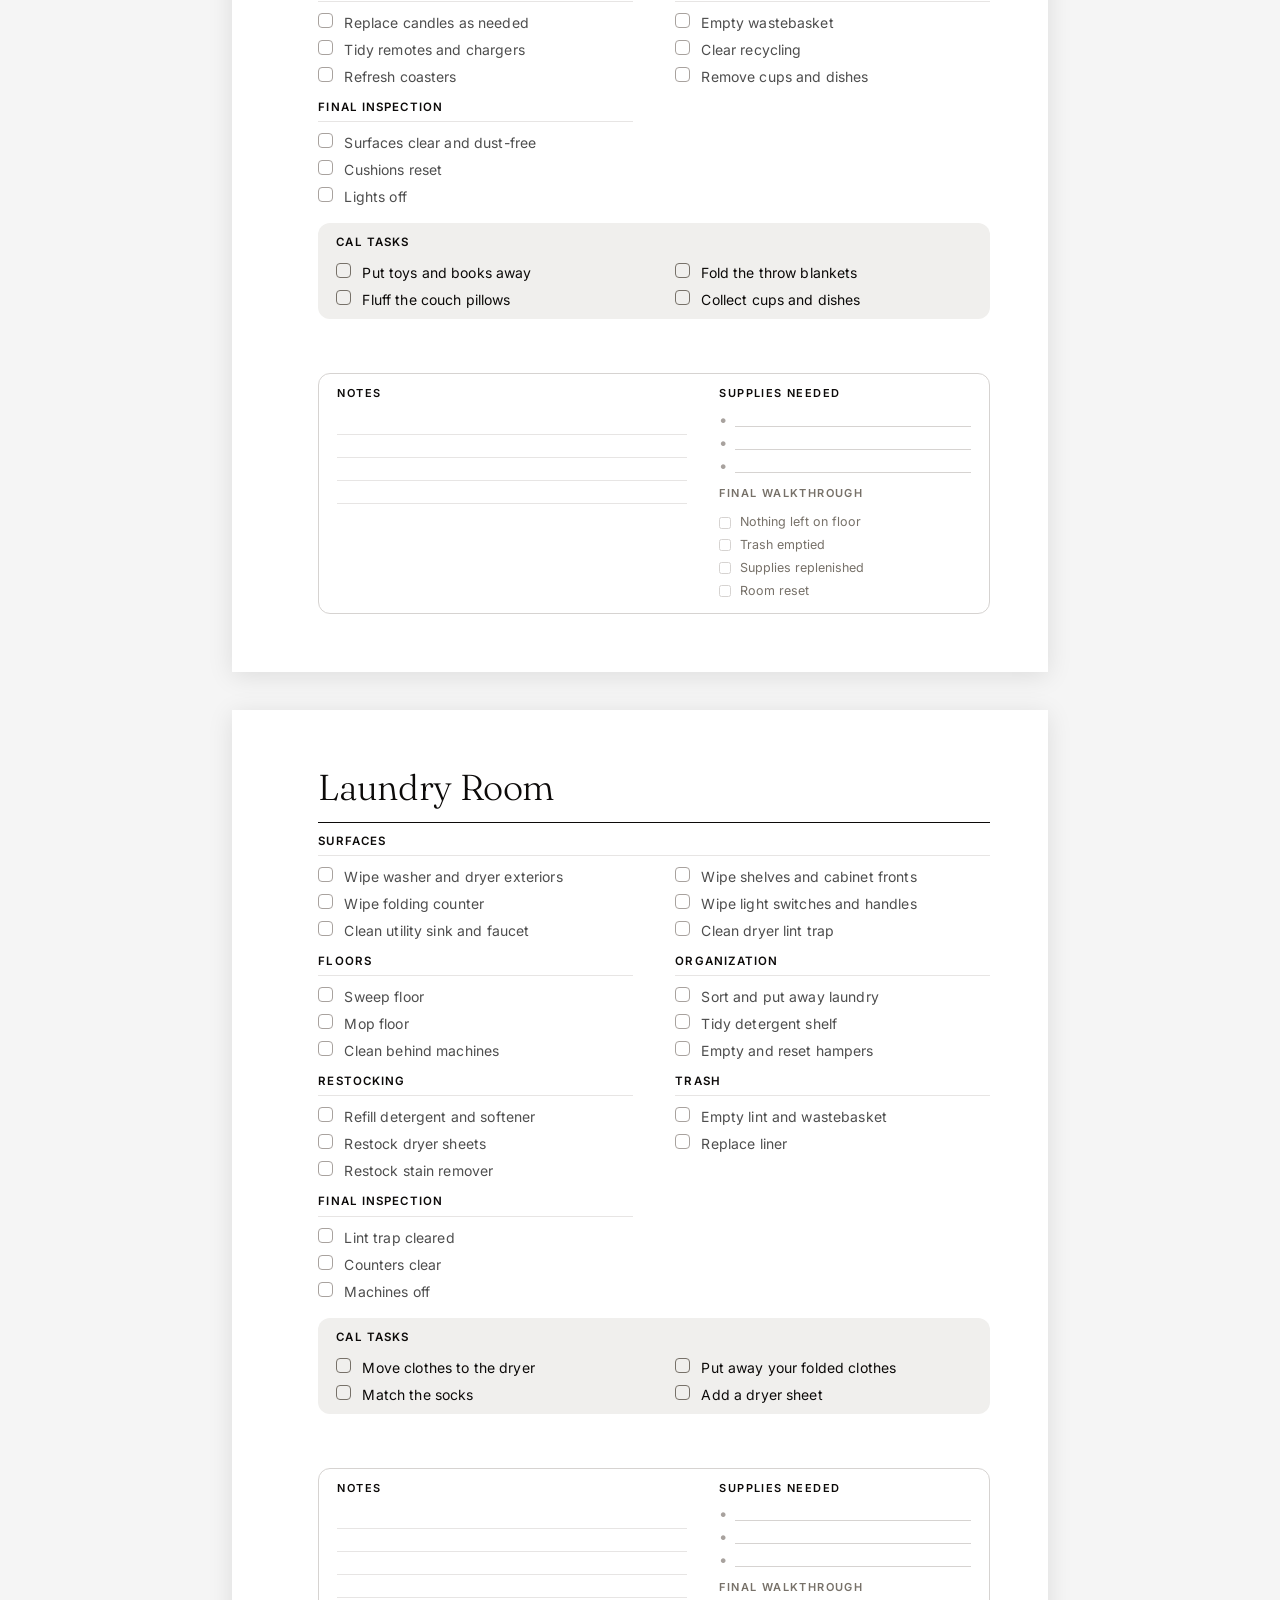
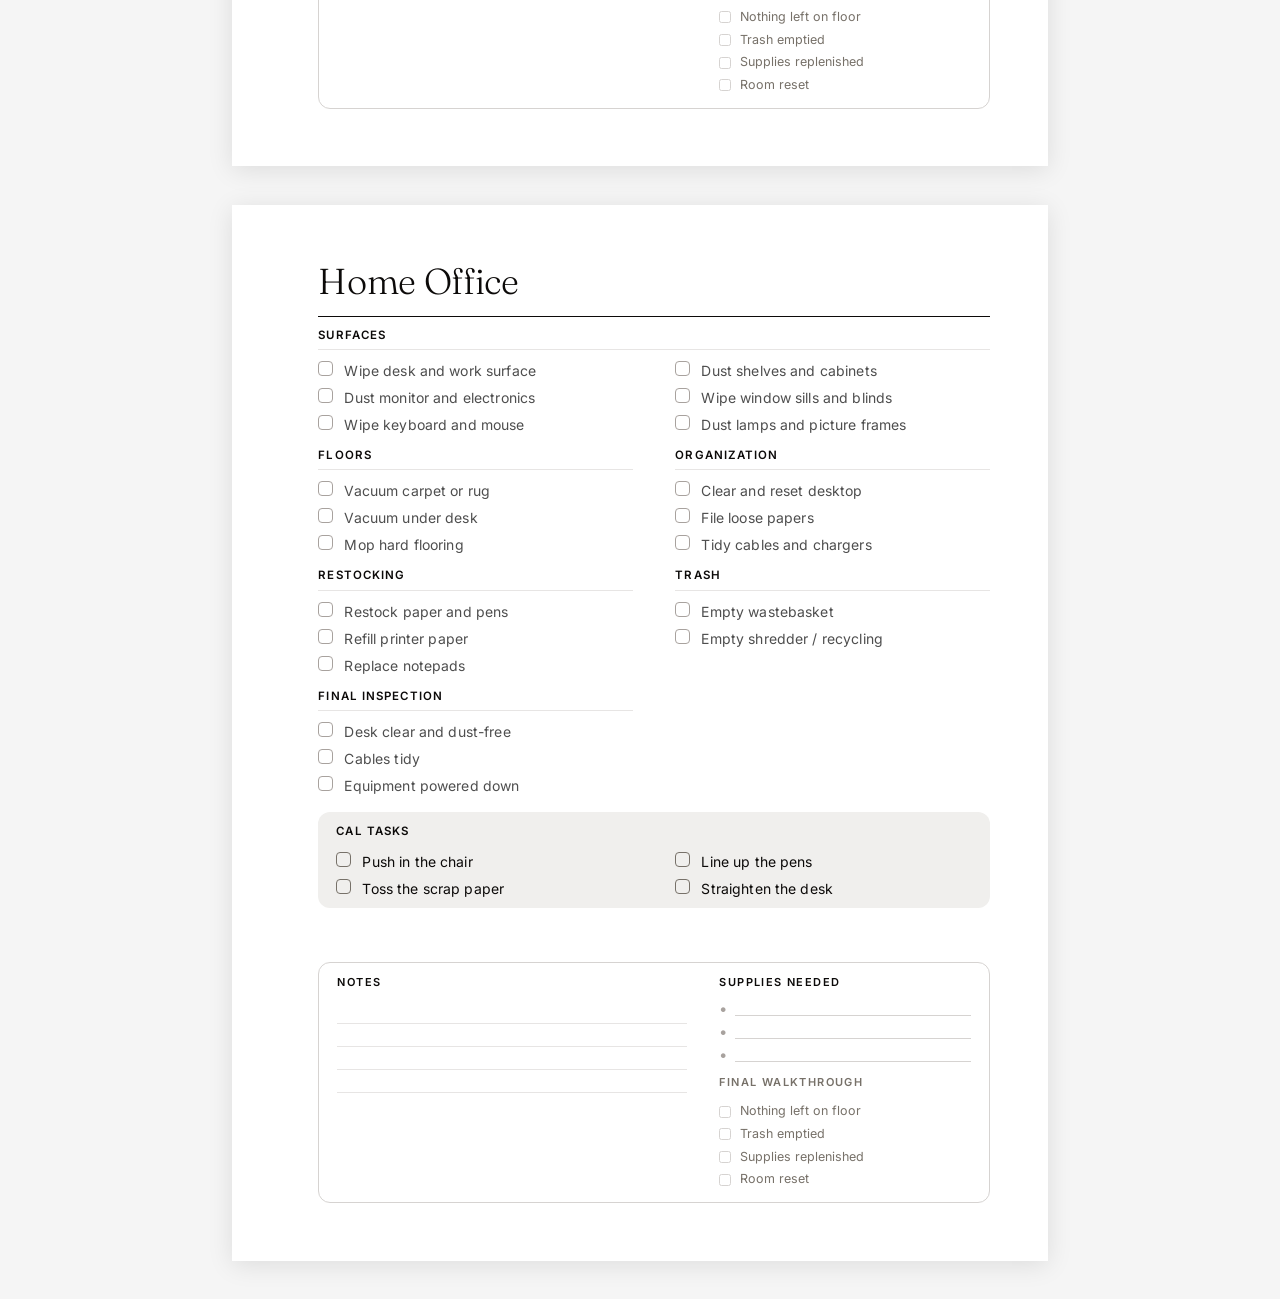
<file: home-maintenance-binder-cal.html>
<!DOCTYPE html>
<html lang="en">
<head>
<meta charset="UTF-8">
<meta name="viewport" content="width=device-width, initial-scale=1.0">
<title>Home Maintenance Checklist Binder — Cal Tasks Edition</title>
<link rel="preconnect" href="https://fonts.googleapis.com">
<link rel="preconnect" href="https://fonts.gstatic.com" crossorigin>
<link href="https://fonts.googleapis.com/css2?family=Fraunces:opsz,wght@9..144,300..400&family=Inter:wght@400;500;600&display=swap" rel="stylesheet">
<style>
  :root {
    --ink: #0c0a09;
    --body: #4e4e4e;
    --muted: #777169;
    --muted-soft: #a8a29e;
    --hairline: #e7e5e4;
    --hairline-strong: #d6d3d1;
    --surface: #f0efed;
    --display: 'Fraunces', 'Times New Roman', serif;
  }

  * { box-sizing: border-box; margin: 0; padding: 0; }

  html { -webkit-print-color-adjust: exact; print-color-adjust: exact; }

  body {
    font-family: 'Inter', -apple-system, BlinkMacSystemFont, 'Segoe UI', sans-serif;
    color: var(--ink);
    background: #f5f5f5;
    line-height: 1.5;
    -webkit-font-smoothing: antialiased;
  }

  /* ---- Sheet ---- */
  .page {
    width: 8.5in;
    min-height: 11in;
    background: #fff;
    margin: 0.4in auto;
    padding: 0.6in 0.6in 0.6in 0.9in; /* extra left margin for 3-hole punch */
    box-shadow: 0 4px 24px rgba(0, 0, 0, 0.10);
    display: flex;
    flex-direction: column;
  }

  /* ---- Header ---- */
  .head { margin-bottom: 10px; }
  .room-title {
    font-family: var(--display);
    font-size: 36px;
    font-weight: 300;
    letter-spacing: -0.36px;
    line-height: 1.1;
  }
  .head-rule {
    height: 1px;
    margin-top: 14px;
    background: var(--ink);
  }

  /* ---- Checklist ---- */
  .checklist {
    flex: 1;
    display: grid;
    grid-template-columns: 1fr 1fr;
    column-gap: 42px;
    row-gap: 9px;
    align-content: start;
    margin-bottom: 10px;
  }
  .group { break-inside: avoid; }
  .group.span-2 { grid-column: 1 / -1; }

  .group-head {
    font-size: 11.5px;
    font-weight: 600;
    letter-spacing: 1.1px;
    text-transform: uppercase;
    color: var(--ink);
    padding-bottom: 5px;
    margin-bottom: 7px;
    border-bottom: 1px solid var(--hairline);
  }

  .span-2 .items { columns: 2; column-gap: 42px; }
  .span-2 .item { break-inside: avoid; }

  .item {
    display: flex;
    align-items: flex-start;
    gap: 11px;
    font-size: 14px;
    letter-spacing: 0.14px;
    color: var(--body);
    padding: 3px 0;
  }
  .box {
    width: 15px;
    height: 15px;
    border: 1.2px solid var(--muted-soft);
    border-radius: 4px;
    flex: none;
    margin-top: 1px;
  }

  /* ---- Cal Tasks subsection ---- */
  .cal {
    grid-column: 1 / -1;
    margin-top: 4px;
    border-radius: 12px;
    background: var(--surface);
    padding: 11px 18px 6px;
    break-inside: avoid;
  }
  .cal-head {
    font-size: 11.5px;
    font-weight: 600;
    letter-spacing: 1.1px;
    text-transform: uppercase;
    color: var(--ink);
    margin-bottom: 8px;
  }
  .cal .items { columns: 2; column-gap: 42px; }
  .cal .item { break-inside: avoid; color: var(--ink); }
  .cal .box { border-color: var(--muted); }

  /* ---- Notes block ---- */
  .notes {
    border: 1px solid var(--hairline-strong);
    border-radius: 12px;
    padding: 11px 18px 11px;
    display: grid;
    grid-template-columns: 1fr 0.72fr;
    column-gap: 32px;
    row-gap: 4px;
  }
  .block-head {
    display: flex;
    align-items: center;
    gap: 7px;
    font-size: 11px;
    font-weight: 600;
    letter-spacing: 1.4px;
    text-transform: uppercase;
    color: var(--ink);
    margin-bottom: 10px;
  }

  .ruled .line {
    height: 23px;
    border-bottom: 1px solid var(--hairline);
  }
  .ruled .line:first-child { border-top: 1px solid var(--hairline); }

  .supplies { margin-bottom: 12px; }
  .supply {
    display: flex;
    align-items: flex-end;
    gap: 8px;
    margin-bottom: 8px;
    font-size: 14px;
    color: var(--muted);
  }
  .supply .dot { font-size: 15px; line-height: 1; color: var(--muted-soft); }
  .supply .fill { flex: 1; border-bottom: 1px solid var(--hairline-strong); height: 15px; }

  .walk .block-head { color: var(--muted); }
  .walk-item {
    display: flex;
    align-items: center;
    gap: 9px;
    font-size: 12.5px;
    color: var(--muted);
    padding: 2px 0;
  }
  .walk-item .box { width: 12px; height: 12px; border-color: var(--hairline-strong); border-radius: 2.5px; margin-top: 0; }

  /* ---- Print ---- */
  @page { size: Letter; margin: 0.6in 0.6in 0.6in 0.9in; }
  @media print {
    body { background: #fff; }
    .page {
      width: auto;
      min-height: auto;
      margin: 0;
      padding: 0;
      box-shadow: none;
      page-break-after: always;
    }
    .page:last-child { page-break-after: auto; }
  }
</style>
</head>
<body>
<div id="binder"></div>

<script>
const rooms = [
  {
    title: 'Kitchen',
    groups: [
      { name: 'Surfaces', wide: true, items: [
        'Wipe counters and backsplash', 'Clean stovetop and range hood',
        'Disinfect sink and faucet', 'Wipe cabinet fronts and handles',
        'Clean microwave inside and out', 'Wipe small appliances (kettle, toaster)',
        'Clean refrigerator front and top', 'Wipe dining table and chairs' ] },
      { name: 'Floors', items: [
        'Sweep or vacuum floor', 'Mop hard flooring', 'Spot-clean under table and appliances' ] },
      { name: 'Organization', items: [
        'Clear and reset countertops', 'Load / unload dishwasher', 'Return items to pantry' ] },
      { name: 'Restocking', items: [
        'Refill dish soap and hand soap', 'Replace dish towels and sponge', 'Restock paper towels' ] },
      { name: 'Trash', items: [
        'Empty trash and recycling', 'Wipe bin lid', 'Take compost out' ] },
      { name: 'Final Inspection', items: [
        'Check for spills and crumbs', 'Confirm sink is empty', 'Lights and appliances off' ] }
    ],
    cal: [ 'Clear your dishes to the sink', 'Wipe the table clean', 'Push in the chairs', 'Take the recycling out' ]
  },
  {
    title: 'Downstairs Bathroom',
    groups: [
      { name: 'Surfaces', wide: true, items: [
        'Clean and disinfect toilet', 'Scrub sink and faucet',
        'Wipe counter and vanity', 'Clean mirror and glass',
        'Wipe light switches and handles', 'Wipe down door and frame' ] },
      { name: 'Floors', items: [
        'Sweep floor', 'Mop and disinfect floor', 'Shake out or wash bath mat' ] },
      { name: 'Organization', items: [
        'Straighten counter items', 'Fold and hang fresh towels', 'Tidy under-sink storage' ] },
      { name: 'Restocking', items: [
        'Restock toilet paper', 'Refill hand soap', 'Replace hand towels' ] },
      { name: 'Trash', items: [
        'Empty wastebasket', 'Replace liner', 'Wipe bin exterior' ] },
      { name: 'Final Inspection', items: [
        'Check for water spots', 'Confirm fresh towels hung', 'Fan and light off' ] }
    ],
    cal: [ 'Put out a fresh hand towel', 'Wipe the sink', 'Refill the toilet paper', 'Empty the small trash' ]
  },
  {
    title: 'Upstairs Bathroom',
    groups: [
      { name: 'Surfaces', wide: true, items: [
        'Clean and disinfect toilet', 'Scrub shower and tub',
        'Clean glass door or curtain', 'Scrub sink and faucet',
        'Wipe counter and vanity', 'Clean mirror and glass',
        'Wipe tile and grout lines', 'Wipe handles and switches' ] },
      { name: 'Floors', items: [
        'Sweep floor', 'Mop and disinfect floor', 'Wash bath mats' ] },
      { name: 'Organization', items: [
        'Straighten counter and shelves', 'Fold and hang fresh towels', 'Tidy medicine cabinet' ] },
      { name: 'Restocking', items: [
        'Restock toilet paper', 'Refill hand and body soap', 'Replace towels' ] },
      { name: 'Trash', items: [
        'Empty wastebasket', 'Replace liner', 'Wipe bin exterior' ] },
      { name: 'Final Inspection', items: [
        'Check shower for soap scum', 'Confirm fresh towels hung', 'Fan and light off' ] }
    ],
    cal: [ 'Hang up the wet towels', 'Wipe the sink', 'Put bath toys away', 'Refill the toilet paper' ]
  },
  {
    title: 'Primary Bedroom',
    groups: [
      { name: 'Surfaces', wide: true, items: [
        'Dust nightstands and dresser', 'Dust headboard and lamps',
        'Wipe mirrors and glass', 'Dust window sills and blinds',
        'Wipe light switches and handles', 'Dust ceiling fan and vents' ] },
      { name: 'Floors', items: [
        'Vacuum carpet or rug', 'Vacuum under bed', 'Mop hard flooring' ] },
      { name: 'Organization', items: [
        'Make the bed', 'Change bed linens', 'Put away clothes and clutter' ] },
      { name: 'Restocking', items: [
        'Fresh water glass', 'Replace tissues', 'Set out clean laundry' ] },
      { name: 'Trash', items: [
        'Empty wastebasket', 'Replace liner' ] },
      { name: 'Final Inspection', items: [
        'Surfaces clear and dust-free', 'Bed made neatly', 'Lights off' ] }
    ],
    cal: [ 'Make the bed', 'Put clothes in the hamper', 'Fluff the pillows', 'Open the blinds' ]
  },
  {
    title: 'Living Room',
    groups: [
      { name: 'Surfaces', wide: true, items: [
        'Dust coffee and side tables', 'Dust shelves and media console',
        'Wipe TV screen and electronics', 'Dust lamps and picture frames',
        'Wipe window sills and blinds', 'Dust ceiling fan and vents' ] },
      { name: 'Floors', items: [
        'Vacuum carpet and rugs', 'Vacuum under cushions', 'Mop hard flooring' ] },
      { name: 'Organization', items: [
        'Fluff and straighten cushions', 'Fold throw blankets', 'Return items to their place' ] },
      { name: 'Restocking', items: [
        'Replace candles as needed', 'Tidy remotes and chargers', 'Refresh coasters' ] },
      { name: 'Trash', items: [
        'Empty wastebasket', 'Clear recycling', 'Remove cups and dishes' ] },
      { name: 'Final Inspection', items: [
        'Surfaces clear and dust-free', 'Cushions reset', 'Lights off' ] }
    ],
    cal: [ 'Put toys and books away', 'Fluff the couch pillows', 'Fold the throw blankets', 'Collect cups and dishes' ]
  },
  {
    title: 'Laundry Room',
    groups: [
      { name: 'Surfaces', wide: true, items: [
        'Wipe washer and dryer exteriors', 'Wipe folding counter',
        'Clean utility sink and faucet', 'Wipe shelves and cabinet fronts',
        'Wipe light switches and handles', 'Clean dryer lint trap' ] },
      { name: 'Floors', items: [
        'Sweep floor', 'Mop floor', 'Clean behind machines' ] },
      { name: 'Organization', items: [
        'Sort and put away laundry', 'Tidy detergent shelf', 'Empty and reset hampers' ] },
      { name: 'Restocking', items: [
        'Refill detergent and softener', 'Restock dryer sheets', 'Restock stain remover' ] },
      { name: 'Trash', items: [
        'Empty lint and wastebasket', 'Replace liner' ] },
      { name: 'Final Inspection', items: [
        'Lint trap cleared', 'Counters clear', 'Machines off' ] }
    ],
    cal: [ 'Move clothes to the dryer', 'Match the socks', 'Put away your folded clothes', 'Add a dryer sheet' ]
  },
  {
    title: 'Home Office',
    groups: [
      { name: 'Surfaces', wide: true, items: [
        'Wipe desk and work surface', 'Dust monitor and electronics',
        'Wipe keyboard and mouse', 'Dust shelves and cabinets',
        'Wipe window sills and blinds', 'Dust lamps and picture frames' ] },
      { name: 'Floors', items: [
        'Vacuum carpet or rug', 'Vacuum under desk', 'Mop hard flooring' ] },
      { name: 'Organization', items: [
        'Clear and reset desktop', 'File loose papers', 'Tidy cables and chargers' ] },
      { name: 'Restocking', items: [
        'Restock paper and pens', 'Refill printer paper', 'Replace notepads' ] },
      { name: 'Trash', items: [
        'Empty wastebasket', 'Empty shredder / recycling' ] },
      { name: 'Final Inspection', items: [
        'Desk clear and dust-free', 'Cables tidy', 'Equipment powered down' ] }
    ],
    cal: [ 'Push in the chair', 'Toss the scrap paper', 'Line up the pens', 'Straighten the desk' ]
  }
];

const WALK = ['Nothing left on floor', 'Trash emptied', 'Supplies replenished', 'Room reset'];

function itemRow(text) {
  return '<div class="item"><span class="box"></span><span>' + text + '</span></div>';
}

function groupBlock(g) {
  const rows = g.items.map(itemRow).join('');
  return '<div class="group' + (g.wide ? ' span-2' : '') + '">' +
    '<div class="group-head">' + g.name + '</div>' +
    '<div class="items">' + rows + '</div></div>';
}

function calBlock(room) {
  const rows = room.cal.map(itemRow).join('');
  return '<div class="cal">' +
    '<div class="cal-head">Cal Tasks</div>' +
    '<div class="items">' + rows + '</div></div>';
}

function notesBlock() {
  const lines = Array(4).fill('<div class="line"></div>').join('');
  const supplies = Array(3).fill('<div class="supply"><span class="dot">&bull;</span><span class="fill"></span></div>').join('');
  const walk = WALK.map(w => '<div class="walk-item"><span class="box"></span>' + w + '</div>').join('');
  return '<div class="notes">' +
    '<div class="ruled"><div class="block-head">Notes</div>' + lines + '</div>' +
    '<div>' +
      '<div class="supplies"><div class="block-head">Supplies Needed</div>' + supplies + '</div>' +
      '<div class="walk"><div class="block-head">Final Walkthrough</div>' + walk + '</div>' +
    '</div>' +
  '</div>';
}

function pageHTML(room) {
  const groups = room.groups.map(groupBlock).join('');
  return '<section class="page">' +
    '<div class="head">' +
      '<h1 class="room-title">' + room.title + '</h1>' +
      '<div class="head-rule"></div>' +
    '</div>' +
    '<div class="checklist">' + groups + calBlock(room) + '</div>' +
    notesBlock() +
  '</section>';
}

document.getElementById('binder').innerHTML = rooms.map(pageHTML).join('');
</script>
</body>
</html>
</file>
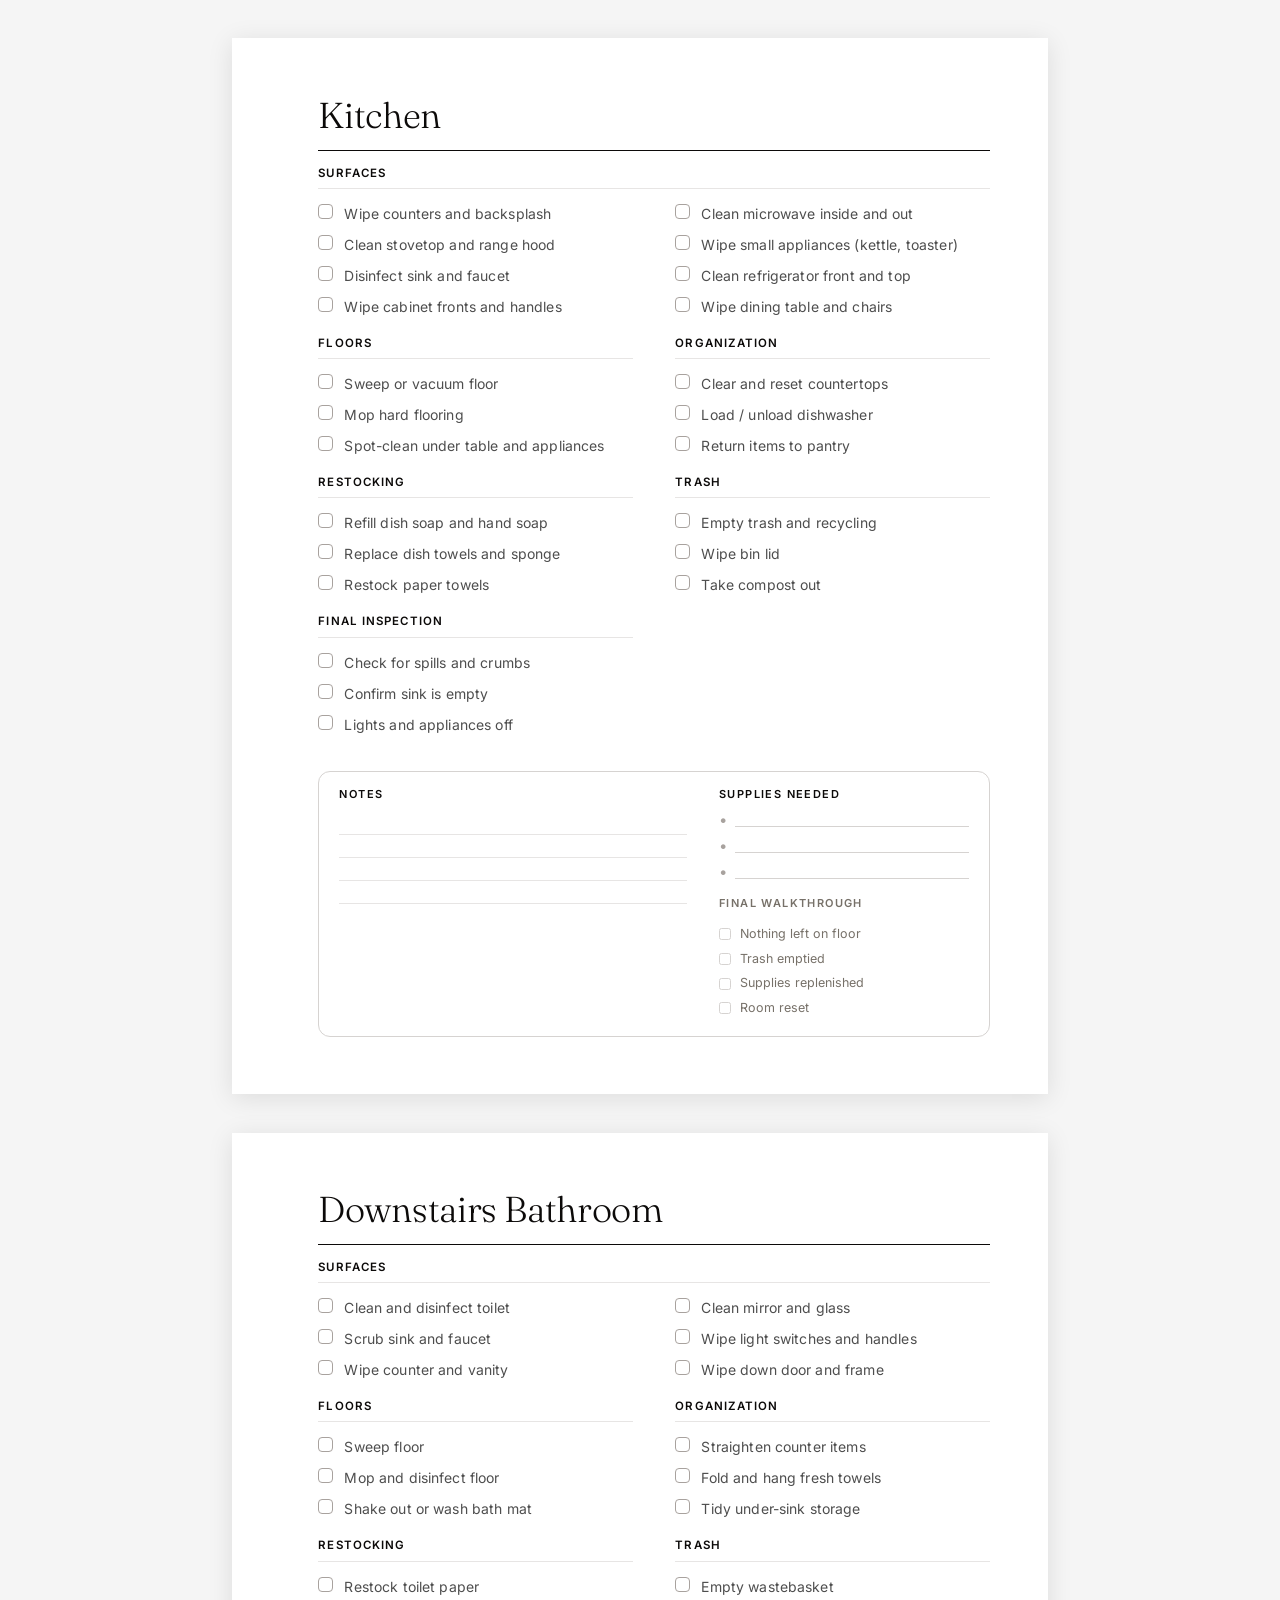
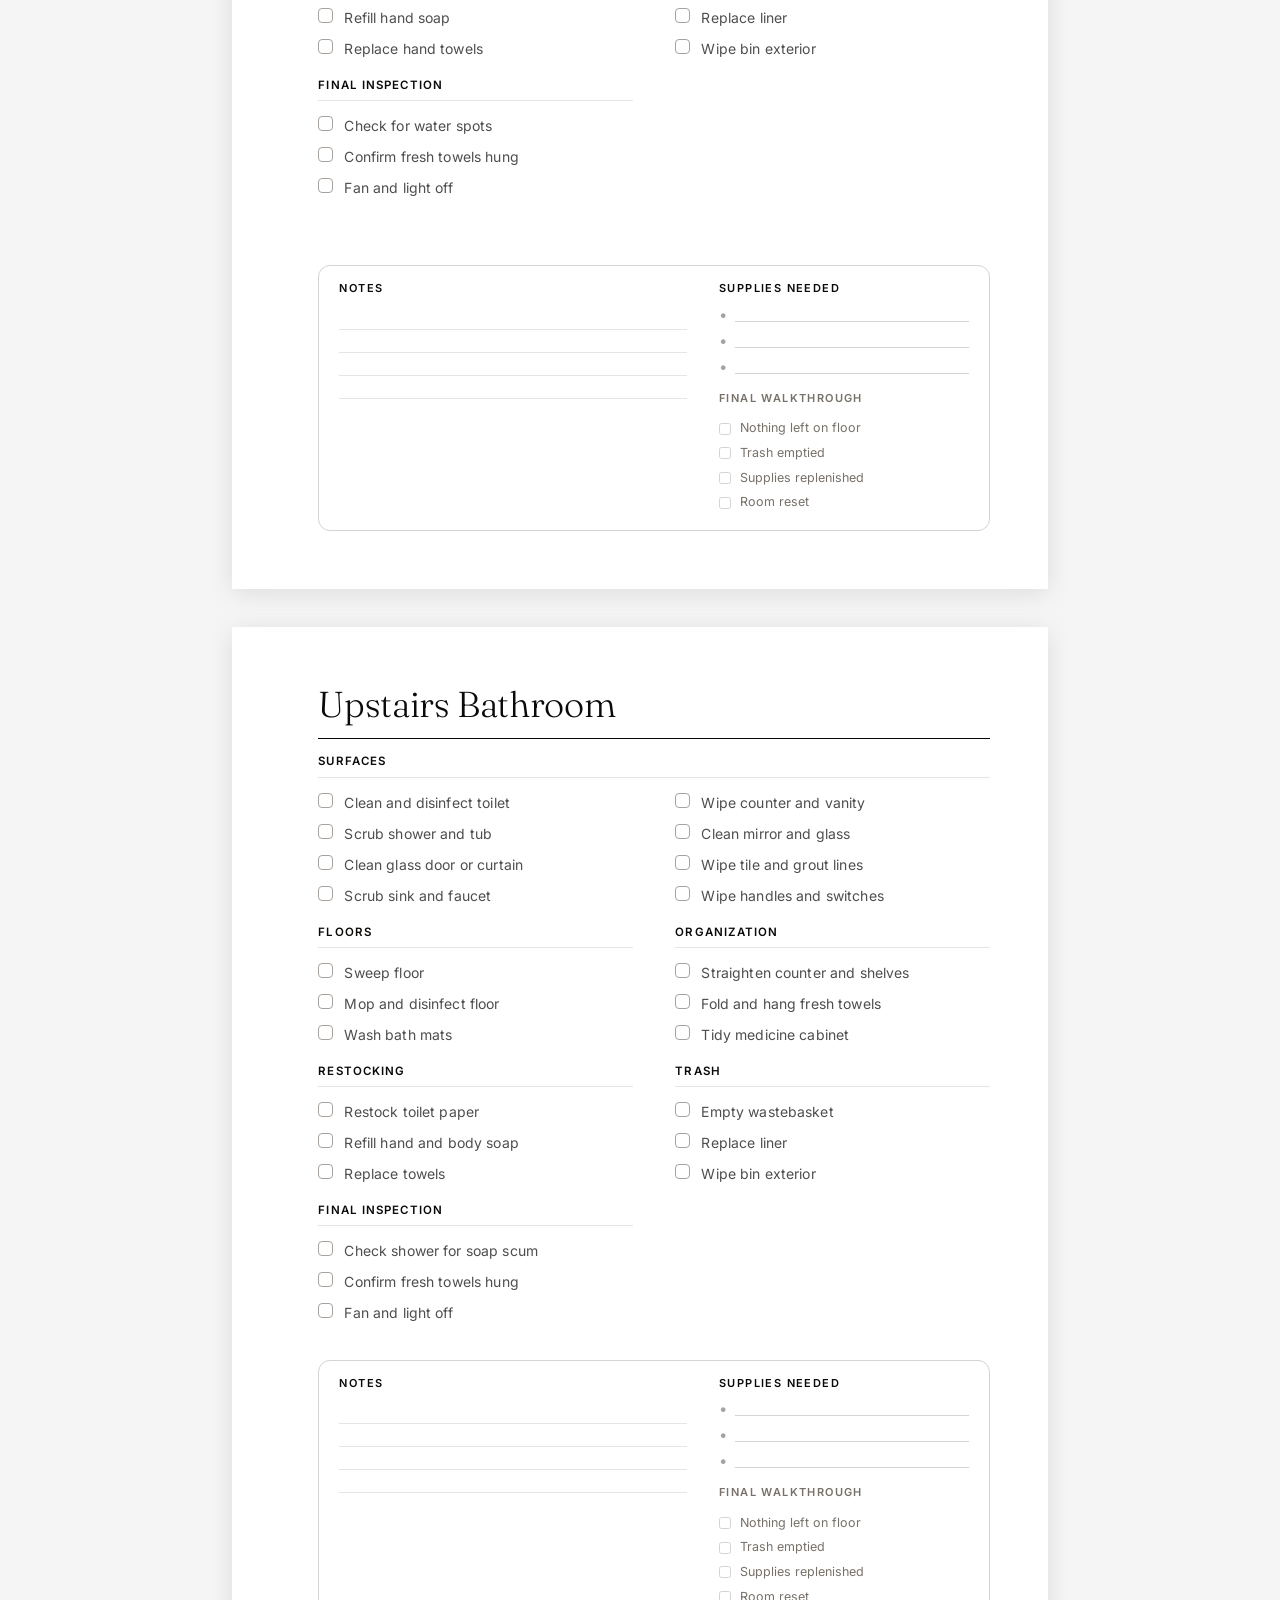
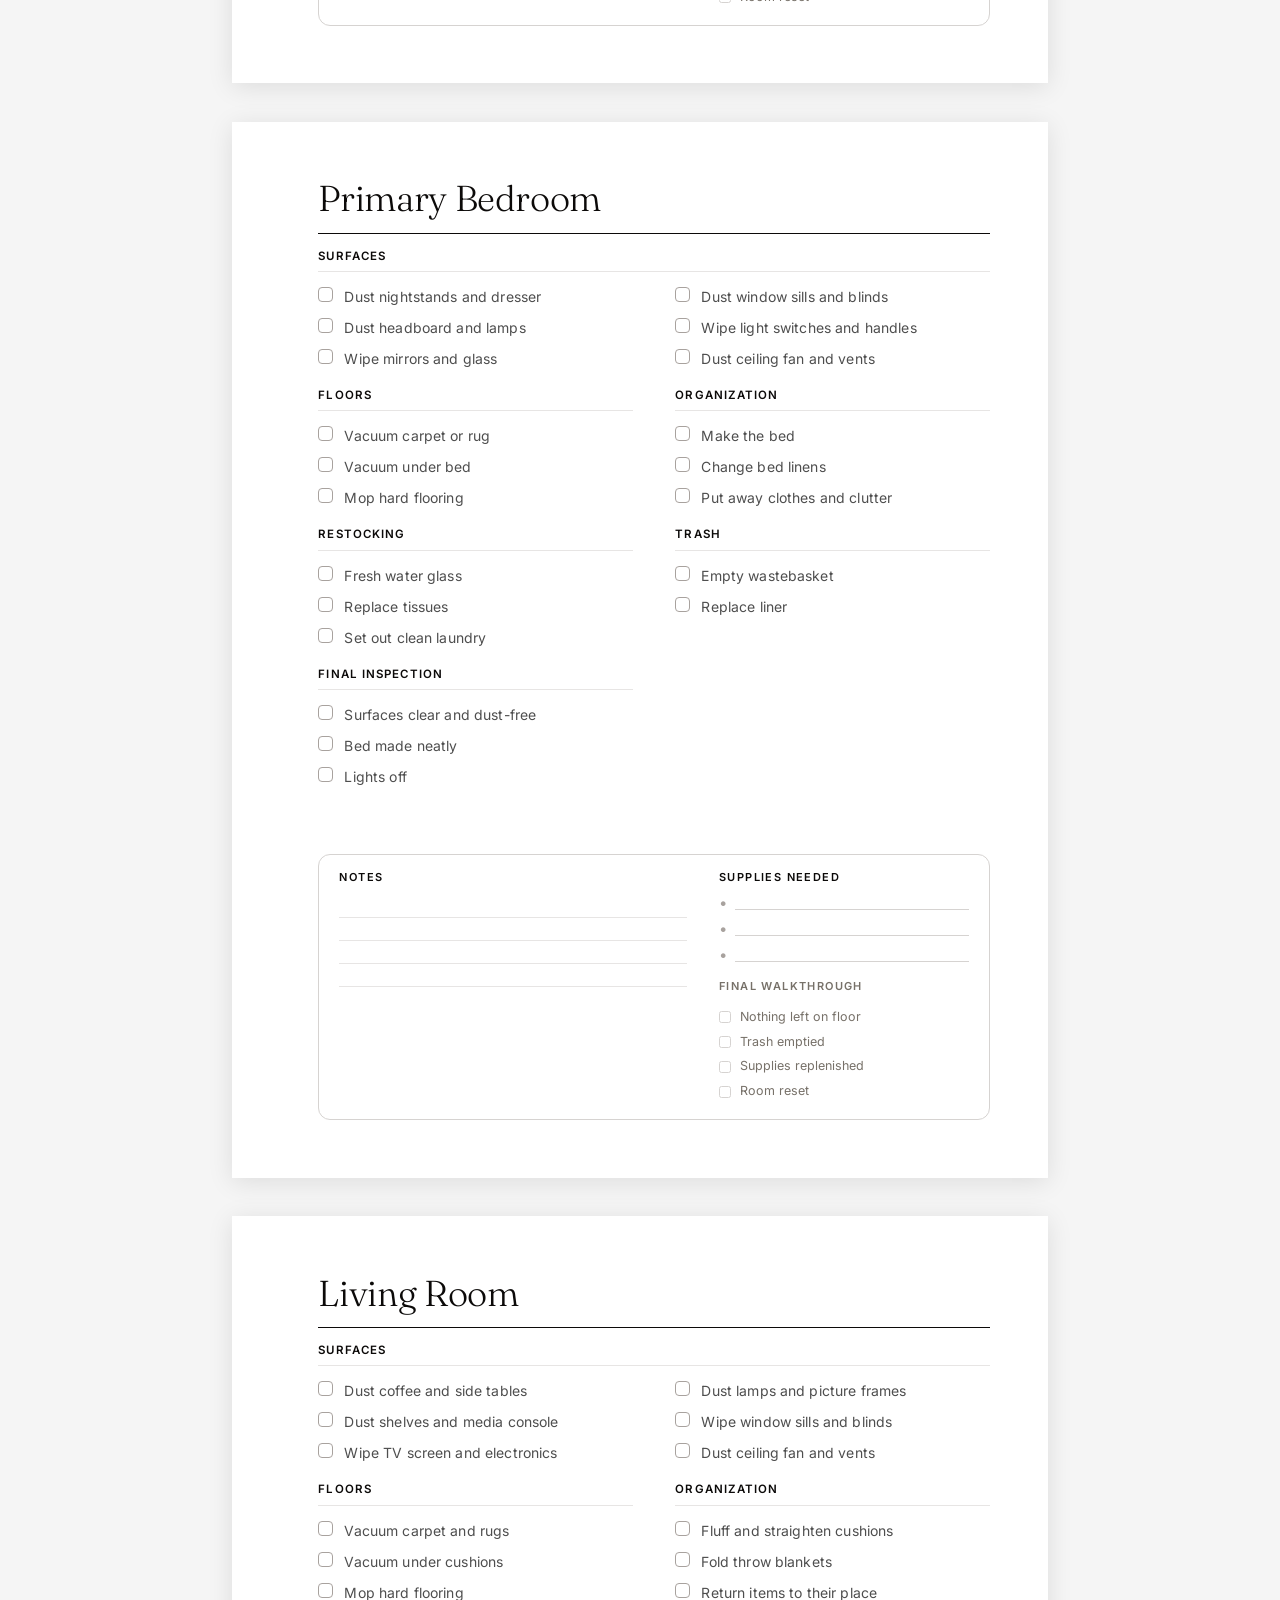
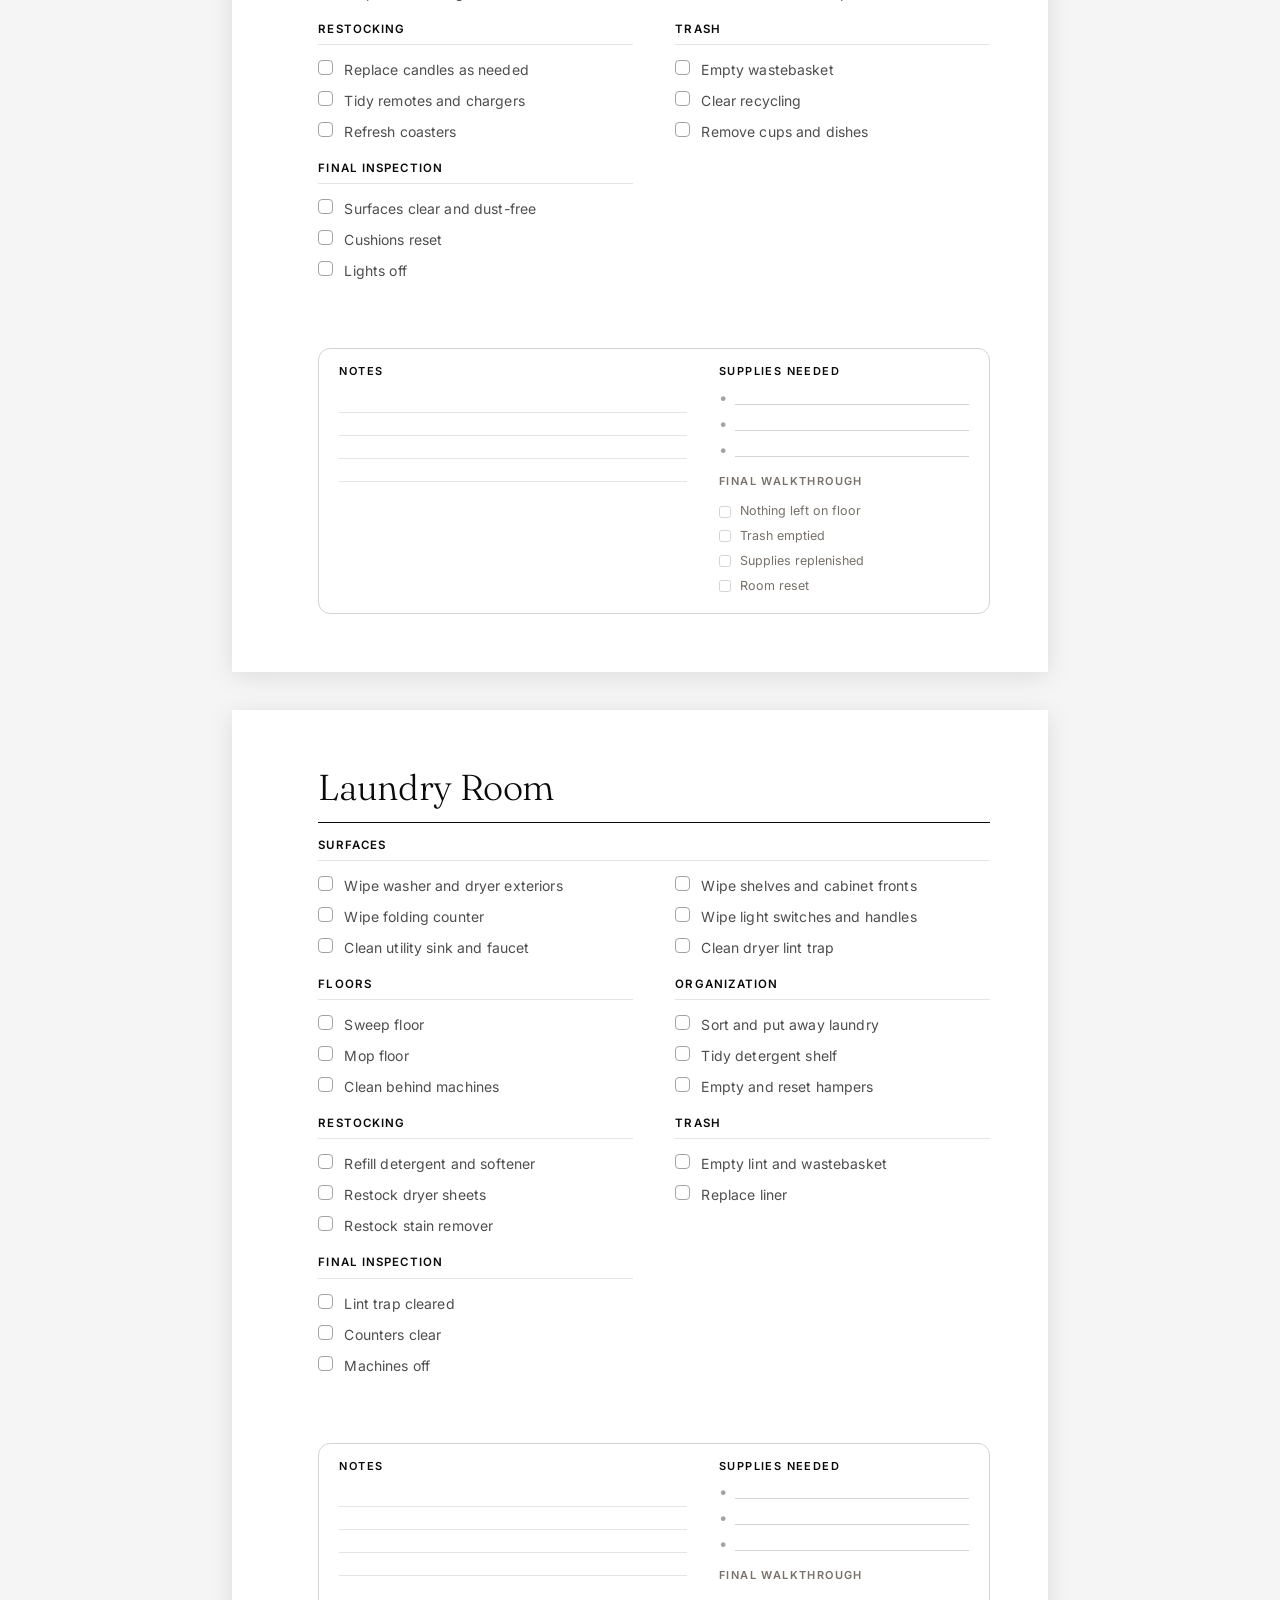
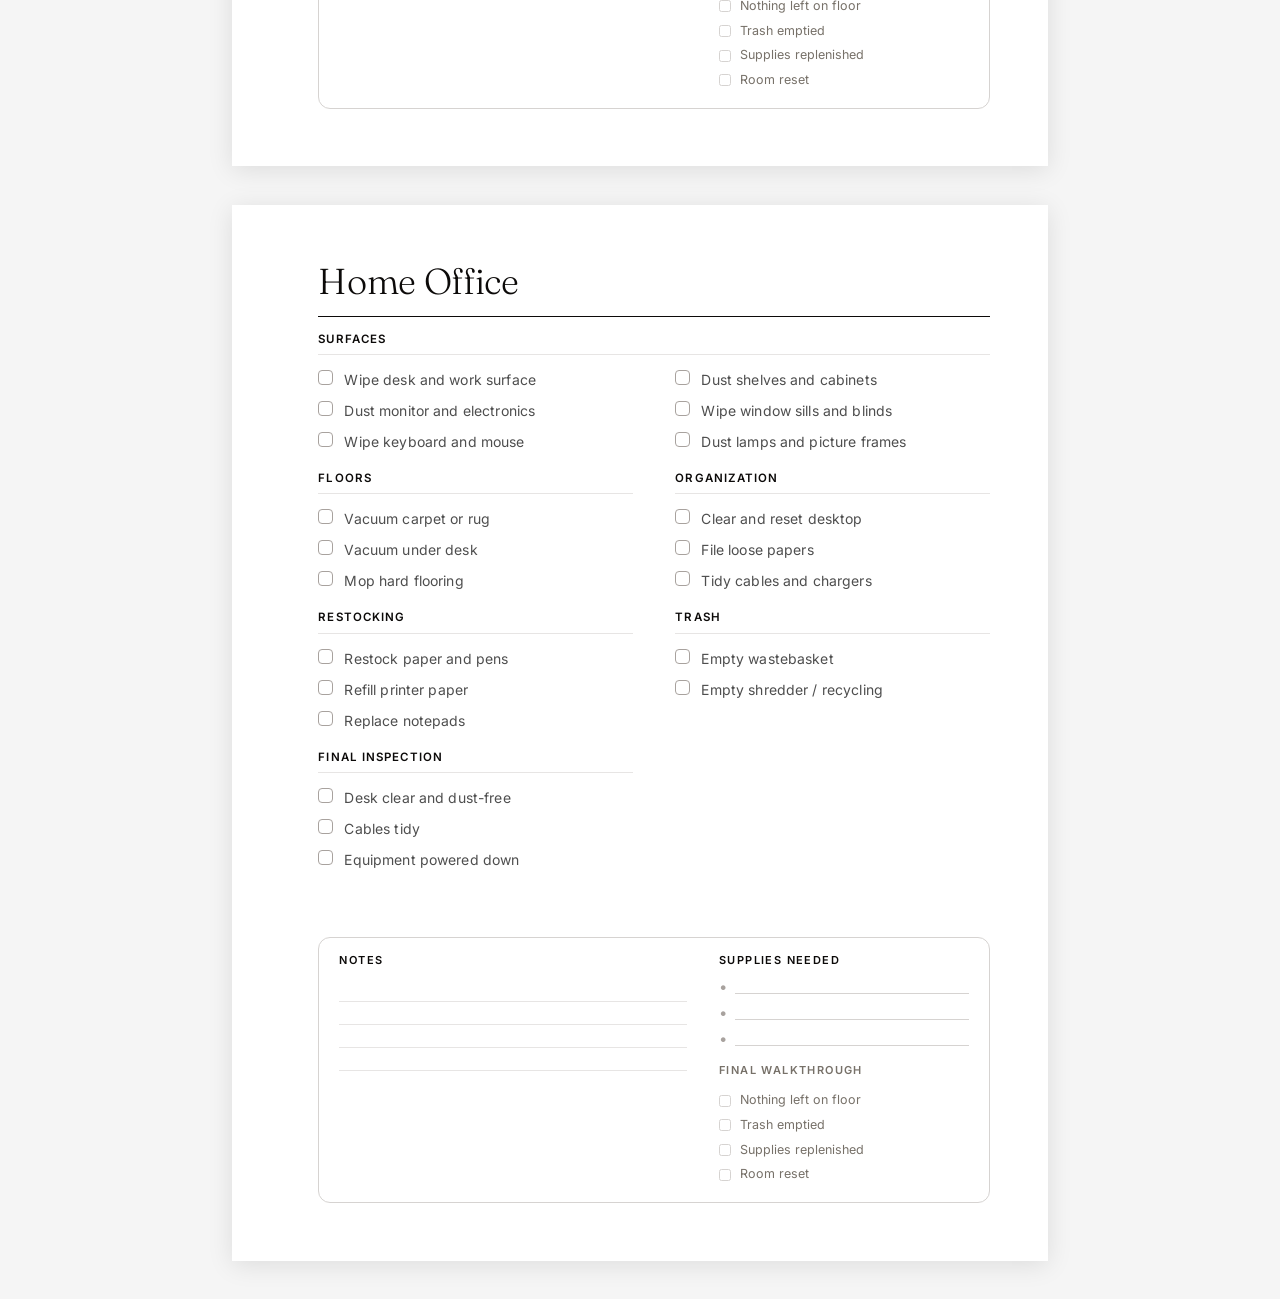
<file: home-maintenance-binder.html>
<!DOCTYPE html>
<html lang="en">
<head>
<meta charset="UTF-8">
<meta name="viewport" content="width=device-width, initial-scale=1.0">
<title>Home Maintenance Checklist Binder</title>
<link rel="preconnect" href="https://fonts.googleapis.com">
<link rel="preconnect" href="https://fonts.gstatic.com" crossorigin>
<link href="https://fonts.googleapis.com/css2?family=Fraunces:opsz,wght@9..144,300..400&family=Inter:wght@400;500;600&display=swap" rel="stylesheet">
<style>
  :root {
    --ink: #0c0a09;
    --body: #4e4e4e;
    --muted: #777169;
    --muted-soft: #a8a29e;
    --hairline: #e7e5e4;
    --hairline-strong: #d6d3d1;
    --display: 'Fraunces', 'Times New Roman', serif;
  }

  * { box-sizing: border-box; margin: 0; padding: 0; }

  html { -webkit-print-color-adjust: exact; print-color-adjust: exact; }

  body {
    font-family: 'Inter', -apple-system, BlinkMacSystemFont, 'Segoe UI', sans-serif;
    color: var(--ink);
    background: #f5f5f5;
    line-height: 1.5;
    -webkit-font-smoothing: antialiased;
  }

  /* ---- Sheet ---- */
  .page {
    width: 8.5in;
    min-height: 11in;
    background: #fff;
    margin: 0.4in auto;
    padding: 0.6in 0.6in 0.6in 0.9in; /* extra left margin for 3-hole punch */
    box-shadow: 0 4px 24px rgba(0, 0, 0, 0.10);
    display: flex;
    flex-direction: column;
  }

  /* ---- Header ---- */
  .head { margin-bottom: 14px; }
  .room-title {
    font-family: var(--display);
    font-size: 36px;
    font-weight: 300;
    letter-spacing: -0.36px;
    line-height: 1.1;
  }
  .head-rule {
    height: 1px;
    margin-top: 14px;
    background: var(--ink);
  }

  /* ---- Checklist ---- */
  .checklist {
    flex: 1;
    display: grid;
    grid-template-columns: 1fr 1fr;
    column-gap: 42px;
    row-gap: 13px;
    align-content: start;
    margin-bottom: 14px;
  }
  .group { break-inside: avoid; }
  .group.span-2 { grid-column: 1 / -1; }

  .group-head {
    font-size: 11.5px;
    font-weight: 600;
    letter-spacing: 1.1px;
    text-transform: uppercase;
    color: var(--ink);
    padding-bottom: 6px;
    margin-bottom: 9px;
    border-bottom: 1px solid var(--hairline);
  }

  .span-2 .items { columns: 2; column-gap: 42px; }
  .span-2 .item { break-inside: avoid; }

  .item {
    display: flex;
    align-items: flex-start;
    gap: 11px;
    font-size: 14px;
    letter-spacing: 0.14px;
    color: var(--body);
    padding: 5px 0;
  }
  .box {
    width: 15px;
    height: 15px;
    border: 1.2px solid var(--muted-soft);
    border-radius: 4px;
    flex: none;
    margin-top: 1px;
  }

  /* ---- Notes block ---- */
  .notes {
    border: 1px solid var(--hairline-strong);
    border-radius: 12px;
    padding: 14px 20px 15px;
    display: grid;
    grid-template-columns: 1fr 0.72fr;
    column-gap: 32px;
    row-gap: 4px;
  }
  .block-head {
    display: flex;
    align-items: center;
    gap: 7px;
    font-size: 11px;
    font-weight: 600;
    letter-spacing: 1.4px;
    text-transform: uppercase;
    color: var(--ink);
    margin-bottom: 10px;
  }

  .ruled .line {
    height: 23px;
    border-bottom: 1px solid var(--hairline);
  }
  .ruled .line:first-child { border-top: 1px solid var(--hairline); }

  .supplies { margin-bottom: 16px; }
  .supply {
    display: flex;
    align-items: flex-end;
    gap: 8px;
    margin-bottom: 11px;
    font-size: 14px;
    color: var(--muted);
  }
  .supply .dot { font-size: 15px; line-height: 1; color: var(--muted-soft); }
  .supply .fill { flex: 1; border-bottom: 1px solid var(--hairline-strong); height: 15px; }

  .walk .block-head { color: var(--muted); }
  .walk-item {
    display: flex;
    align-items: center;
    gap: 9px;
    font-size: 12.5px;
    color: var(--muted);
    padding: 3px 0;
  }
  .walk-item .box { width: 12px; height: 12px; border-color: var(--hairline-strong); border-radius: 2.5px; margin-top: 0; }

  /* ---- Print ---- */
  @page { size: Letter; margin: 0.6in 0.6in 0.6in 0.9in; }
  @media print {
    body { background: #fff; }
    .page {
      width: auto;
      min-height: auto;
      margin: 0;
      padding: 0;
      box-shadow: none;
      page-break-after: always;
    }
    .page:last-child { page-break-after: auto; }
  }
</style>
</head>
<body>
<div id="binder"></div>

<script>
const rooms = [
  {
    title: 'Kitchen',
    groups: [
      { name: 'Surfaces', wide: true, items: [
        'Wipe counters and backsplash', 'Clean stovetop and range hood',
        'Disinfect sink and faucet', 'Wipe cabinet fronts and handles',
        'Clean microwave inside and out', 'Wipe small appliances (kettle, toaster)',
        'Clean refrigerator front and top', 'Wipe dining table and chairs' ] },
      { name: 'Floors', items: [
        'Sweep or vacuum floor', 'Mop hard flooring', 'Spot-clean under table and appliances' ] },
      { name: 'Organization', items: [
        'Clear and reset countertops', 'Load / unload dishwasher', 'Return items to pantry' ] },
      { name: 'Restocking', items: [
        'Refill dish soap and hand soap', 'Replace dish towels and sponge', 'Restock paper towels' ] },
      { name: 'Trash', items: [
        'Empty trash and recycling', 'Wipe bin lid', 'Take compost out' ] },
      { name: 'Final Inspection', items: [
        'Check for spills and crumbs', 'Confirm sink is empty', 'Lights and appliances off' ] }
    ]
  },
  {
    title: 'Downstairs Bathroom',
    groups: [
      { name: 'Surfaces', wide: true, items: [
        'Clean and disinfect toilet', 'Scrub sink and faucet',
        'Wipe counter and vanity', 'Clean mirror and glass',
        'Wipe light switches and handles', 'Wipe down door and frame' ] },
      { name: 'Floors', items: [
        'Sweep floor', 'Mop and disinfect floor', 'Shake out or wash bath mat' ] },
      { name: 'Organization', items: [
        'Straighten counter items', 'Fold and hang fresh towels', 'Tidy under-sink storage' ] },
      { name: 'Restocking', items: [
        'Restock toilet paper', 'Refill hand soap', 'Replace hand towels' ] },
      { name: 'Trash', items: [
        'Empty wastebasket', 'Replace liner', 'Wipe bin exterior' ] },
      { name: 'Final Inspection', items: [
        'Check for water spots', 'Confirm fresh towels hung', 'Fan and light off' ] }
    ]
  },
  {
    title: 'Upstairs Bathroom',
    groups: [
      { name: 'Surfaces', wide: true, items: [
        'Clean and disinfect toilet', 'Scrub shower and tub',
        'Clean glass door or curtain', 'Scrub sink and faucet',
        'Wipe counter and vanity', 'Clean mirror and glass',
        'Wipe tile and grout lines', 'Wipe handles and switches' ] },
      { name: 'Floors', items: [
        'Sweep floor', 'Mop and disinfect floor', 'Wash bath mats' ] },
      { name: 'Organization', items: [
        'Straighten counter and shelves', 'Fold and hang fresh towels', 'Tidy medicine cabinet' ] },
      { name: 'Restocking', items: [
        'Restock toilet paper', 'Refill hand and body soap', 'Replace towels' ] },
      { name: 'Trash', items: [
        'Empty wastebasket', 'Replace liner', 'Wipe bin exterior' ] },
      { name: 'Final Inspection', items: [
        'Check shower for soap scum', 'Confirm fresh towels hung', 'Fan and light off' ] }
    ]
  },
  {
    title: 'Primary Bedroom',
    groups: [
      { name: 'Surfaces', wide: true, items: [
        'Dust nightstands and dresser', 'Dust headboard and lamps',
        'Wipe mirrors and glass', 'Dust window sills and blinds',
        'Wipe light switches and handles', 'Dust ceiling fan and vents' ] },
      { name: 'Floors', items: [
        'Vacuum carpet or rug', 'Vacuum under bed', 'Mop hard flooring' ] },
      { name: 'Organization', items: [
        'Make the bed', 'Change bed linens', 'Put away clothes and clutter' ] },
      { name: 'Restocking', items: [
        'Fresh water glass', 'Replace tissues', 'Set out clean laundry' ] },
      { name: 'Trash', items: [
        'Empty wastebasket', 'Replace liner' ] },
      { name: 'Final Inspection', items: [
        'Surfaces clear and dust-free', 'Bed made neatly', 'Lights off' ] }
    ]
  },
  {
    title: 'Living Room',
    groups: [
      { name: 'Surfaces', wide: true, items: [
        'Dust coffee and side tables', 'Dust shelves and media console',
        'Wipe TV screen and electronics', 'Dust lamps and picture frames',
        'Wipe window sills and blinds', 'Dust ceiling fan and vents' ] },
      { name: 'Floors', items: [
        'Vacuum carpet and rugs', 'Vacuum under cushions', 'Mop hard flooring' ] },
      { name: 'Organization', items: [
        'Fluff and straighten cushions', 'Fold throw blankets', 'Return items to their place' ] },
      { name: 'Restocking', items: [
        'Replace candles as needed', 'Tidy remotes and chargers', 'Refresh coasters' ] },
      { name: 'Trash', items: [
        'Empty wastebasket', 'Clear recycling', 'Remove cups and dishes' ] },
      { name: 'Final Inspection', items: [
        'Surfaces clear and dust-free', 'Cushions reset', 'Lights off' ] }
    ]
  },
  {
    title: 'Laundry Room',
    groups: [
      { name: 'Surfaces', wide: true, items: [
        'Wipe washer and dryer exteriors', 'Wipe folding counter',
        'Clean utility sink and faucet', 'Wipe shelves and cabinet fronts',
        'Wipe light switches and handles', 'Clean dryer lint trap' ] },
      { name: 'Floors', items: [
        'Sweep floor', 'Mop floor', 'Clean behind machines' ] },
      { name: 'Organization', items: [
        'Sort and put away laundry', 'Tidy detergent shelf', 'Empty and reset hampers' ] },
      { name: 'Restocking', items: [
        'Refill detergent and softener', 'Restock dryer sheets', 'Restock stain remover' ] },
      { name: 'Trash', items: [
        'Empty lint and wastebasket', 'Replace liner' ] },
      { name: 'Final Inspection', items: [
        'Lint trap cleared', 'Counters clear', 'Machines off' ] }
    ]
  },
  {
    title: 'Home Office',
    groups: [
      { name: 'Surfaces', wide: true, items: [
        'Wipe desk and work surface', 'Dust monitor and electronics',
        'Wipe keyboard and mouse', 'Dust shelves and cabinets',
        'Wipe window sills and blinds', 'Dust lamps and picture frames' ] },
      { name: 'Floors', items: [
        'Vacuum carpet or rug', 'Vacuum under desk', 'Mop hard flooring' ] },
      { name: 'Organization', items: [
        'Clear and reset desktop', 'File loose papers', 'Tidy cables and chargers' ] },
      { name: 'Restocking', items: [
        'Restock paper and pens', 'Refill printer paper', 'Replace notepads' ] },
      { name: 'Trash', items: [
        'Empty wastebasket', 'Empty shredder / recycling' ] },
      { name: 'Final Inspection', items: [
        'Desk clear and dust-free', 'Cables tidy', 'Equipment powered down' ] }
    ]
  }
];

const WALK =['Nothing left on floor', 'Trash emptied', 'Supplies replenished', 'Room reset'];

function itemRow(text) {
  return '<div class="item"><span class="box"></span><span>' + text + '</span></div>';
}

function groupBlock(g) {
  const rows = g.items.map(itemRow).join('');
  return '<div class="group' + (g.wide ? ' span-2' : '') + '">' +
    '<div class="group-head">' + g.name + '</div>' +
    '<div class="items">' + rows + '</div></div>';
}

function notesBlock() {
  const lines = Array(4).fill('<div class="line"></div>').join('');
  const supplies = Array(3).fill('<div class="supply"><span class="dot">&bull;</span><span class="fill"></span></div>').join('');
  const walk = WALK.map(w => '<div class="walk-item"><span class="box"></span>' + w + '</div>').join('');
  return '<div class="notes">' +
    '<div class="ruled"><div class="block-head">Notes</div>' + lines + '</div>' +
    '<div>' +
      '<div class="supplies"><div class="block-head">Supplies Needed</div>' + supplies + '</div>' +
      '<div class="walk"><div class="block-head">Final Walkthrough</div>' + walk + '</div>' +
    '</div>' +
  '</div>';
}

function pageHTML(room) {
  const groups = room.groups.map(groupBlock).join('');
  return '<section class="page">' +
    '<div class="head">' +
      '<h1 class="room-title">' + room.title + '</h1>' +
      '<div class="head-rule"></div>' +
    '</div>' +
    '<div class="checklist">' + groups + '</div>' +
    notesBlock() +
  '</section>';
}

document.getElementById('binder').innerHTML = rooms.map(pageHTML).join('');
</script>
</body>
</html>
</file>
<file: pins/css/app.css>
/* ═══ Pin Board ═══════════════════════════════════════════════════════════ */

:root {
  --navy:      #12293d;
  --navy-2:    #0d1f2f;
  --navy-3:    #1b3a53;
  --gold:      #c9a227;
  --gold-2:    #e6c661;
  --gold-3:    #8f7318;
  --cork:      #b98a56;
  --cork-2:    #a8763f;
  --ink:       #f2f6fa;
  --ink-2:     #b4c6d6;
  --ink-3:     #7f96aa;
  --line:      #24445e;
  --surface:   #14304698;
  --surface-2: #0f2537;
  --danger:    #e2725b;
  --good:      #6fbf8b;
  --warn:      #e8b04b;
  --radius:    12px;
  --mono: ui-monospace, "SF Mono", Menlo, Consolas, monospace;
  --sans: system-ui, -apple-system, "Segoe UI", Roboto, Helvetica, Arial, sans-serif;
  color-scheme: dark;
}

:root[data-theme="light"] {
  --navy:      #f4f1ea;
  --navy-2:    #ebe6db;
  --navy-3:    #ded6c6;
  --ink:       #1e2733;
  --ink-2:     #4a5a6b;
  --ink-3:     #7b8b9c;
  --line:      #d6cdbb;
  --surface:   #ffffffcc;
  --surface-2: #fffdf8;
  --gold-2:    #9a7c1c;
  color-scheme: light;
}

* { box-sizing: border-box; }

/* Any explicit `display` beats the `hidden` attribute, and several classes
   below set one. Keep `hidden` authoritative. */
[hidden] { display: none !important; }

body {
  margin: 0;
  font-family: var(--sans);
  color: var(--ink);
  background:
    radial-gradient(1200px 600px at 20% -10%, #1d425e 0%, transparent 60%),
    var(--navy);
  min-height: 100vh;
  -webkit-font-smoothing: antialiased;
}
:root[data-theme="light"] body {
  background: radial-gradient(1100px 600px at 20% -10%, #fffdf5 0%, transparent 60%), var(--navy);
}

h1, h2, h3 { margin: 0; line-height: 1.15; }
p { margin: 0; }
.muted { color: var(--ink-3); }
.small { font-size: .82rem; }

/* ── top bar ─────────────────────────────────────────────────────────────── */
.topbar {
  display: flex; align-items: center; justify-content: space-between;
  gap: 1rem; padding: 1rem clamp(.9rem, 3vw, 2rem) .75rem;
  border-bottom: 1px solid var(--line);
}
.brand { display: flex; align-items: center; gap: .8rem; }
.brand h1 {
  font-size: 1.4rem; letter-spacing: -.02em;
  background: linear-gradient(100deg, var(--gold-2), var(--gold));
  -webkit-background-clip: text; background-clip: text; color: transparent;
}
.tagline { color: var(--ink-3); font-size: .8rem; margin-top: .18rem; }
.brand-mark {
  width: 34px; height: 34px; border-radius: 50%; flex: none;
  background:
    radial-gradient(circle at 34% 30%, #fff6d5 0 12%, transparent 13%),
    radial-gradient(circle at 50% 50%, var(--gold-2) 0 44%, var(--gold-3) 46%, transparent 62%);
  box-shadow: 0 0 0 2px #0006 inset, 0 2px 8px #0005;
}
.topbar-actions { display: flex; gap: .4rem; flex-wrap: wrap; }

/* ── buttons / inputs ────────────────────────────────────────────────────── */
.btn {
  font: inherit; font-size: .85rem; color: var(--ink);
  background: var(--surface-2); border: 1px solid var(--line);
  padding: .48rem .8rem; border-radius: 9px; cursor: pointer;
  display: inline-flex; align-items: center; gap: .4rem;
  transition: border-color .15s, background .15s, transform .06s;
}
.btn:hover { border-color: var(--gold); }
.btn:active { transform: translateY(1px); }
.btn.ghost { background: transparent; }
.btn.gold { background: linear-gradient(180deg, var(--gold-2), var(--gold)); color: #26200a; border-color: var(--gold-3); font-weight: 600; }
.btn.wide { display: block; margin: 1.2rem auto; min-width: 200px; justify-content: center; }
.btn.tiny { font-size: .74rem; padding: .3rem .55rem; }
.btn[aria-pressed="true"] { border-color: var(--gold); background: #c9a2271f; }

.select, input[type="search"], input[type="text"], input[type="number"], input[type="date"], textarea, select {
  font: inherit; font-size: .85rem; color: var(--ink);
  background: var(--surface-2); border: 1px solid var(--line);
  padding: .48rem .6rem; border-radius: 9px;
}
input:focus-visible, select:focus-visible, textarea:focus-visible, .btn:focus-visible {
  outline: 2px solid var(--gold); outline-offset: 1px;
}

/* ── tabs ────────────────────────────────────────────────────────────────── */
.tabs {
  display: flex; gap: .2rem; overflow-x: auto;
  padding: 0 clamp(.9rem, 3vw, 2rem); border-bottom: 1px solid var(--line);
}
.tab {
  font: inherit; font-size: .88rem; color: var(--ink-2);
  background: none; border: 0; border-bottom: 2px solid transparent;
  padding: .7rem .85rem; cursor: pointer; white-space: nowrap;
}
.tab:hover { color: var(--ink); }
.tab.is-active { color: var(--gold-2); border-bottom-color: var(--gold); font-weight: 600; }

/* ── search bar ──────────────────────────────────────────────────────────── */
.searchbar {
  display: flex; gap: .5rem; align-items: center; flex-wrap: wrap;
  padding: .85rem clamp(.9rem, 3vw, 2rem);
}
.search-wrap { position: relative; flex: 1 1 280px; min-width: 220px; }
.search-wrap input { width: 100%; padding-right: 2.2rem; }
.search-wrap kbd {
  position: absolute; right: .5rem; top: 50%; transform: translateY(-50%);
  font: 600 .7rem var(--mono); color: var(--ink-3);
  border: 1px solid var(--line); border-radius: 5px; padding: .1rem .3rem;
  pointer-events: none;
}
.result-count { color: var(--ink-3); font-size: .8rem; font-variant-numeric: tabular-nums; }
.pill {
  background: var(--gold); color: #26200a; border-radius: 99px;
  font-size: .7rem; font-weight: 700; padding: .05rem .38rem;
}

/* ── filters ─────────────────────────────────────────────────────────────── */
.filters {
  margin: 0 clamp(.9rem, 3vw, 2rem) 1rem;
  background: var(--surface); border: 1px solid var(--line);
  border-radius: var(--radius); padding: 1rem;
}
.filters-grid {
  display: grid; gap: 1rem;
  grid-template-columns: repeat(auto-fit, minmax(190px, 1fr));
}
.facet h4 {
  margin: 0 0 .45rem; font-size: .72rem; text-transform: uppercase;
  letter-spacing: .09em; color: var(--gold-2);
}
.facet-list { display: flex; flex-wrap: wrap; gap: .3rem; max-height: 168px; overflow-y: auto; }
.chip {
  font: inherit; font-size: .76rem; cursor: pointer;
  background: transparent; color: var(--ink-2);
  border: 1px solid var(--line); border-radius: 99px; padding: .22rem .55rem;
}
.chip:hover { color: var(--ink); border-color: var(--ink-3); }
.chip[aria-pressed="true"] {
  background: var(--gold); border-color: var(--gold); color: #26200a; font-weight: 600;
}
.chip .n { opacity: .6; font-variant-numeric: tabular-nums; }
.filters-foot {
  display: flex; gap: 1rem; align-items: end; flex-wrap: wrap;
  margin-top: 1rem; padding-top: .9rem; border-top: 1px solid var(--line);
}
.range-row { display: flex; align-items: center; gap: .4rem; font-size: .78rem; color: var(--ink-2); }
.range-row input { width: 84px; }

/* ── views ───────────────────────────────────────────────────────────────── */
main { padding: 0 clamp(.9rem, 3vw, 2rem) 3rem; }
.view { display: none; }
.view.is-active { display: block; }
.empty { text-align: center; color: var(--ink-3); padding: 3rem 1rem; }

/* ── cork board ──────────────────────────────────────────────────────────── */
.board-toolbar {
  display: flex; gap: 1rem; align-items: center; justify-content: space-between;
  flex-wrap: wrap; margin-bottom: .9rem;
}
.seg { display: inline-flex; border: 1px solid var(--line); border-radius: 9px; overflow: hidden; }
.seg-btn {
  font: inherit; font-size: .8rem; color: var(--ink-2); background: transparent;
  border: 0; padding: .45rem .8rem; cursor: pointer;
}
.seg-btn + .seg-btn { border-left: 1px solid var(--line); }
.seg-btn.is-active { background: var(--gold); color: #26200a; font-weight: 600; }
.board-hint { font-size: .8rem; color: var(--ink-3); }

.claim {
  display: flex; gap: 1rem; align-items: center; justify-content: space-between;
  flex-wrap: wrap; margin-bottom: .9rem; font-size: .82rem; color: var(--ink-2);
  background: #c9a2270f; border: 1px solid #c9a22740;
  border-radius: var(--radius); padding: .7rem .9rem;
}
.claim strong { color: var(--gold-2); }

.frame {
  border-radius: 6px;
  padding: clamp(10px, 1.6vw, 22px);
  background:
    linear-gradient(145deg, #f0d98a 0%, var(--gold) 18%, #a8861d 50%, var(--gold-2) 82%, #7d6414 100%);
  box-shadow: 0 18px 50px #0009, 0 2px 0 #fff3 inset, 0 -2px 0 #0004 inset;
}
.cork {
  position: relative;
  border-radius: 3px;
  min-height: 420px;
  padding: clamp(14px, 2vw, 30px);
  display: flex; flex-wrap: wrap; align-content: flex-start;
  gap: clamp(8px, 1.2vw, 18px);
  background-color: var(--cork);
  background-image:
    radial-gradient(ellipse at 12% 22%, #4a260b3d 0 2.2px, transparent 3px),
    radial-gradient(ellipse at 63% 41%, #ffe0b53a 0 1.9px, transparent 2.7px),
    radial-gradient(ellipse at 34% 77%, #3d1f0733 0 2.6px, transparent 3.4px),
    radial-gradient(ellipse at 82% 13%, #ffd9a52e 0 1.5px, transparent 2.2px),
    radial-gradient(ellipse at 47% 8%,  #5c320f30 0 1.7px, transparent 2.4px),
    radial-gradient(ellipse at 91% 66%, #2e17053a 0 2.9px, transparent 3.8px),
    radial-gradient(ellipse at 21% 53%, #ffcf8f26 0 1.3px, transparent 2px),
    radial-gradient(ellipse at 73% 88%, #47230933 0 2.4px, transparent 3.2px),
    radial-gradient(120% 90% at 30% 15%, #ffffff12, transparent 55%),
    linear-gradient(105deg, #0000002e, transparent 42%, #00000021);
  background-size:
    37px 33px, 29px 41px, 53px 47px, 23px 27px,
    43px 31px, 61px 57px, 19px 23px, 47px 39px, 100% 100%, 100% 100%;
  box-shadow: 0 0 40px #00000055 inset, 0 1px 0 #0006;
}
.cork-empty {
  margin: auto; text-align: center; color: #3d2410;
  background: #ffffff40; padding: 1.4rem 1.8rem; border-radius: var(--radius);
  backdrop-filter: blur(2px);
}
.cork-empty .muted { color: #5a3a1c; }

.board-group {
  flex: 1 1 100%; margin: .4rem 0 -.2rem;
  font-size: .68rem; letter-spacing: .12em; text-transform: uppercase;
  color: #4a2c11; font-weight: 700; opacity: .75;
}
.pinned {
  position: relative; cursor: pointer; border: 0; padding: 0; background: none;
  width: clamp(66px, 8.5vw, 96px);
  display: flex; flex-direction: column; align-items: center; gap: .25rem;
  filter: drop-shadow(2px 5px 5px #00000055);
  transition: transform .13s ease;
}
.pinned:hover { transform: translateY(-3px) scale(1.04); z-index: 3; }
.pinned:focus-visible { outline: 2px solid #fff; outline-offset: 3px; border-radius: 6px; }
.pinned .art {
  width: 100%; aspect-ratio: 1; border-radius: 8px; overflow: hidden;
  display: grid; place-items: center;
  background: linear-gradient(160deg, #ffffffe8, #e8eef5cc);
  border: 1px solid #ffffff9c;
  box-shadow: 0 1px 3px #00000040 inset;
}
.pinned .art img { width: 100%; height: 100%; object-fit: contain; }
.pinned .art .glyph { font-size: clamp(1.5rem, 3vw, 2.1rem); line-height: 1; }
.pinned .tack {
  position: absolute; top: -5px; left: 50%; transform: translateX(-50%);
  width: 11px; height: 11px; border-radius: 50%; z-index: 2;
  background: radial-gradient(circle at 34% 30%, #fff 0 22%, var(--tack, #d94f4f) 24%, #7d1f1f 100%);
  box-shadow: 0 2px 3px #0007;
}
.pinned .plabel {
  font-size: .6rem; line-height: 1.2; text-align: center; color: #33200c;
  font-weight: 600; max-width: 100%;
  display: -webkit-box; -webkit-line-clamp: 2; -webkit-box-orient: vertical; overflow: hidden;
}
.board-caption { margin-top: .8rem; font-size: .8rem; color: var(--ink-3); text-align: center; }

/* ── card grid ───────────────────────────────────────────────────────────── */
.grid {
  display: grid; gap: .8rem;
  grid-template-columns: repeat(auto-fill, minmax(210px, 1fr));
}
.card {
  text-align: left; font: inherit; color: inherit; cursor: pointer;
  background: var(--surface); border: 1px solid var(--line);
  border-radius: var(--radius); padding: .8rem; display: flex; flex-direction: column; gap: .5rem;
  transition: border-color .15s, transform .1s;
}
.card:hover { border-color: var(--gold); transform: translateY(-2px); }
.card-top { display: flex; gap: .6rem; align-items: flex-start; }
.card-art {
  width: 52px; height: 52px; flex: none; border-radius: 9px;
  display: grid; place-items: center; font-size: 1.5rem;
  background: linear-gradient(160deg, #ffffff1a, #ffffff08);
  border: 1px solid var(--line); overflow: hidden;
}
.card-art img { width: 100%; height: 100%; object-fit: contain; }
.card h3 { font-size: .88rem; line-height: 1.25; }
.card .sub { font-size: .74rem; color: var(--ink-3); margin-top: .2rem; }
.badges { display: flex; flex-wrap: wrap; gap: .25rem; }
.badge {
  font-size: .66rem; padding: .12rem .4rem; border-radius: 5px;
  border: 1px solid var(--line); color: var(--ink-2); white-space: nowrap;
}
.badge.rare-rare        { border-color: #7a5cc4; color: #b49bf0; }
.badge.rare-very-rare   { border-color: #c45c9a; color: #f09bcd; }
.badge.rare-grail       { border-color: var(--gold); color: var(--gold-2); font-weight: 700; }
.badge.own  { border-color: var(--good); color: var(--good); }
.badge.want { border-color: var(--warn); color: var(--warn); }
.card-foot { display: flex; justify-content: space-between; align-items: baseline; gap: .5rem; margin-top: auto; }
.price { font: 600 .9rem/1 var(--mono); color: var(--gold-2); font-variant-numeric: tabular-nums; }
.price .range { font-size: .68rem; color: var(--ink-3); font-weight: 400; }
.price.none { color: var(--ink-3); font-weight: 400; font-size: .76rem; }

/* ── table ───────────────────────────────────────────────────────────────── */
.table-toolbar { display: flex; gap: .6rem; align-items: center; flex-wrap: wrap; margin-bottom: .7rem; }
.colpick { position: relative; }
.colpick summary { list-style: none; }
.colpick summary::-webkit-details-marker { display: none; }
.colpick-panel {
  position: absolute; z-index: 20; top: calc(100% + .4rem); left: 0;
  width: min(560px, 88vw); max-height: 60vh; overflow: auto;
  background: var(--surface-2); border: 1px solid var(--line);
  border-radius: var(--radius); padding: .8rem;
  display: grid; grid-template-columns: repeat(auto-fill, minmax(150px, 1fr)); gap: .3rem .8rem;
  box-shadow: 0 12px 40px #0008;
}
.colpick-panel label { font-size: .78rem; display: flex; gap: .4rem; align-items: center; cursor: pointer; }
.table-scroll {
  overflow: auto; max-height: 74vh;
  border: 1px solid var(--line); border-radius: var(--radius); background: var(--surface-2);
}
table { border-collapse: separate; border-spacing: 0; width: max-content; min-width: 100%; font-size: .78rem; }
thead th {
  position: sticky; top: 0; z-index: 2; white-space: nowrap;
  background: var(--surface-2); color: var(--gold-2);
  text-align: left; font-size: .68rem; letter-spacing: .06em; text-transform: uppercase;
  padding: .55rem .6rem; border-bottom: 1px solid var(--line); cursor: pointer;
}
thead th:hover { color: var(--gold); }
thead th .arrow { opacity: .5; font-size: .8em; }
tbody td {
  padding: .45rem .6rem; border-bottom: 1px solid #ffffff0d;
  white-space: nowrap; max-width: 320px; overflow: hidden; text-overflow: ellipsis;
}
:root[data-theme="light"] tbody td { border-bottom-color: #0000000d; }
tbody tr { cursor: pointer; }
tbody tr:hover td { background: #c9a2270f; }
td.num { text-align: right; font-family: var(--mono); font-variant-numeric: tabular-nums; }
td.wrap { white-space: normal; min-width: 220px; }
.tick { color: var(--good); font-weight: 700; }
.cross { color: var(--ink-3); }

/* ── stats ───────────────────────────────────────────────────────────────── */
.stat-row { display: grid; gap: .8rem; grid-template-columns: repeat(auto-fit, minmax(150px, 1fr)); margin-bottom: 1.2rem; }
.stat {
  background: var(--surface); border: 1px solid var(--line);
  border-radius: var(--radius); padding: .9rem 1rem;
}
.stat .k { font-size: .68rem; text-transform: uppercase; letter-spacing: .09em; color: var(--ink-3); }
.stat .v { font: 700 1.5rem/1.1 var(--sans); margin-top: .3rem; font-variant-numeric: tabular-nums; }
.stat .v.gold { color: var(--gold-2); }
.stat-panels { display: grid; gap: 1rem; grid-template-columns: repeat(auto-fit, minmax(280px, 1fr)); }
.panel { background: var(--surface); border: 1px solid var(--line); border-radius: var(--radius); padding: 1rem; }
.panel h3 { font-size: .8rem; text-transform: uppercase; letter-spacing: .08em; color: var(--gold-2); margin-bottom: .8rem; }
.bars { display: flex; flex-direction: column; gap: .45rem; }
.bar-row { display: grid; grid-template-columns: 1fr 2.2fr auto; gap: .5rem; align-items: center; font-size: .76rem; }
.bar-row .lbl { color: var(--ink-2); overflow: hidden; text-overflow: ellipsis; white-space: nowrap; }
.bar-track { background: #ffffff12; border-radius: 99px; height: 8px; overflow: hidden; }
:root[data-theme="light"] .bar-track { background: #00000010; }
.bar-fill { height: 100%; border-radius: 99px; background: linear-gradient(90deg, var(--gold-3), var(--gold-2)); }
.bar-row .n { font-family: var(--mono); color: var(--ink-3); font-variant-numeric: tabular-nums; }

/* ── drawer ──────────────────────────────────────────────────────────────── */
.scrim { position: fixed; inset: 0; background: #000a; z-index: 40; backdrop-filter: blur(2px); }
.drawer {
  position: fixed; top: 0; right: 0; z-index: 50;
  width: min(520px, 100vw); height: 100vh; overflow-y: auto;
  background: var(--navy-2); border-left: 1px solid var(--line);
  padding: 1.4rem clamp(1rem, 3vw, 1.6rem) 3rem;
  box-shadow: -20px 0 60px #0009;
}
:root[data-theme="light"] .drawer { background: var(--surface-2); }
.drawer-close {
  position: sticky; top: 0; float: right; font-size: 1rem; line-height: 1;
  background: var(--surface-2); color: var(--ink);
  border: 1px solid var(--line); border-radius: 8px; padding: .35rem .55rem; cursor: pointer;
}
.d-head { display: flex; gap: .9rem; align-items: flex-start; margin-bottom: 1rem; }
.d-art {
  width: 76px; height: 76px; flex: none; border-radius: 11px; display: grid; place-items: center;
  font-size: 2.2rem; background: linear-gradient(160deg, #ffffff1c, #ffffff09);
  border: 1px solid var(--line); overflow: hidden;
}
.d-art img { width: 100%; height: 100%; object-fit: contain; }
.drawer h2 { font-size: 1.05rem; line-height: 1.25; }
.d-sub { font-size: .78rem; color: var(--ink-3); margin-top: .25rem; }
.d-section { margin: 1.3rem 0; }
.d-section > h3 {
  font-size: .68rem; text-transform: uppercase; letter-spacing: .1em;
  color: var(--gold-2); margin-bottom: .55rem;
  padding-bottom: .3rem; border-bottom: 1px solid var(--line);
}
.kv { display: grid; grid-template-columns: minmax(96px, 34%) 1fr; gap: .3rem .7rem; font-size: .8rem; }
.kv dt { color: var(--ink-3); }
.kv dd { margin: 0; color: var(--ink); overflow-wrap: anywhere; }
.pricebox {
  display: flex; gap: .8rem; align-items: baseline; flex-wrap: wrap;
  background: #c9a2270f; border: 1px solid #c9a22733;
  border-radius: 10px; padding: .7rem .85rem; margin-bottom: .7rem;
}
.pricebox .big { font: 700 1.5rem/1 var(--mono); color: var(--gold-2); }
.pricebox .lo-hi { font-size: .78rem; color: var(--ink-2); font-family: var(--mono); }
.conf { font-size: .66rem; padding: .1rem .38rem; border-radius: 5px; border: 1px solid var(--line); color: var(--ink-3); }
.conf.high { border-color: var(--good); color: var(--good); }
.conf.medium { border-color: var(--warn); color: var(--warn); }
.conf.low { border-color: var(--danger); color: var(--danger); }
.linkgrid { display: grid; grid-template-columns: repeat(auto-fill, minmax(140px, 1fr)); gap: .4rem; }
.linkgrid a {
  font-size: .78rem; text-decoration: none; color: var(--ink);
  background: var(--surface-2); border: 1px solid var(--line);
  border-radius: 9px; padding: .5rem .6rem;
  display: flex; align-items: center; justify-content: space-between; gap: .4rem;
}
.linkgrid a:hover { border-color: var(--gold); color: var(--gold-2); }
.linkgrid a .arrow { color: var(--ink-3); font-size: .8em; }
.linkgrid a.primary { border-color: #c9a22766; background: #c9a2270f; }
.srclist { font-size: .78rem; display: flex; flex-direction: column; gap: .5rem; }
.srclist li { list-style: none; }
.srclist a { color: var(--gold-2); }
.mine { display: grid; gap: .6rem; }
.mine-row { display: grid; grid-template-columns: minmax(90px, 32%) 1fr; gap: .6rem; align-items: center; font-size: .8rem; }
.mine-row label { color: var(--ink-3); }
.mine-row input, .mine-row select, .mine-row textarea { width: 100%; }
.own-toggles { display: flex; gap: .5rem; flex-wrap: wrap; margin-bottom: .3rem; }
.note { font-size: .78rem; color: var(--ink-2); line-height: 1.5; }

/* sold-comp log */
.complist { list-style: none; margin: .6rem 0; padding: 0; display: flex; flex-direction: column; gap: .3rem; }
.complist li {
  display: grid; grid-template-columns: auto 1fr auto; gap: .55rem; align-items: center;
  background: var(--surface-2); border: 1px solid var(--line);
  border-radius: 8px; padding: .38rem .55rem; font-size: .78rem;
}
.comp-price { font: 700 .85rem var(--mono); color: var(--gold-2); font-variant-numeric: tabular-nums; }
.comp-meta { color: var(--ink-3); font-size: .72rem; overflow: hidden; text-overflow: ellipsis; white-space: nowrap; }
.comp-del {
  background: none; border: 0; color: var(--ink-3); cursor: pointer;
  font-size: .8rem; line-height: 1; padding: .15rem .25rem; border-radius: 5px;
}
.comp-del:hover { color: var(--danger); background: #e2725b1a; }
.compform {
  display: grid; gap: .4rem; margin-top: .6rem;
  grid-template-columns: 5.5rem 1fr; align-items: center;
}
.compform input[type="number"] { grid-column: 1; }
.compform input[type="date"] { grid-column: 2; }
.compform select, .compform input[type="text"] { grid-column: 1 / -1; }
.compform .btn { grid-column: 1 / -1; justify-content: center; }
.tagrow { display: flex; flex-wrap: wrap; gap: .25rem; }

/* ── footer ──────────────────────────────────────────────────────────────── */
.foot {
  border-top: 1px solid var(--line); padding: 1.2rem clamp(.9rem, 3vw, 2rem) 2.5rem;
  font-size: .78rem; color: var(--ink-3); display: grid; gap: .4rem;
}

@media (max-width: 640px) {
  .kv { grid-template-columns: 1fr; gap: .1rem .5rem; }
  .kv dt { margin-top: .45rem; }
  .mine-row { grid-template-columns: 1fr; }
  .drawer { width: 100vw; }
}
@media (prefers-reduced-motion: reduce) {
  * { transition: none !important; }
}
</file>
